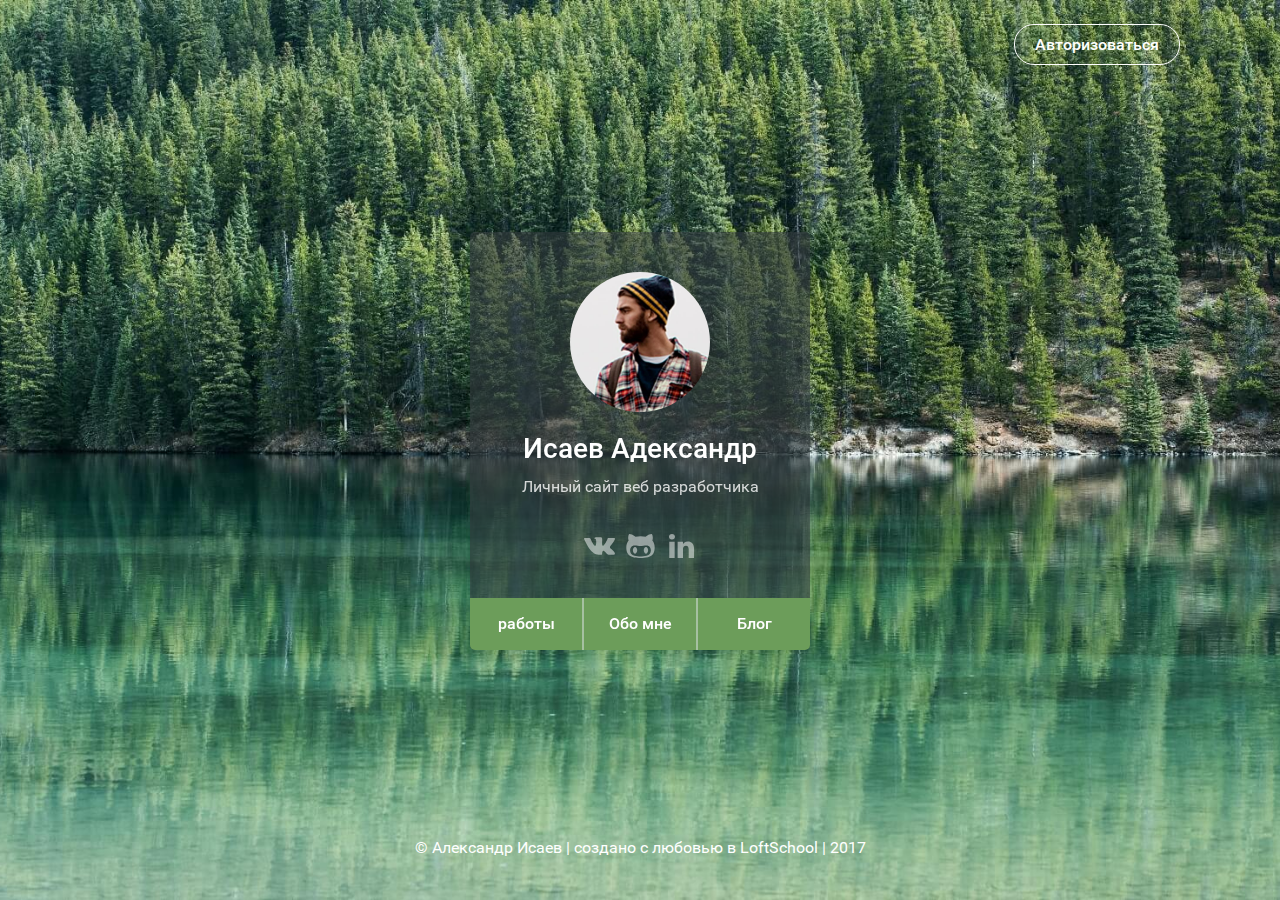
<file: index.html>
<!DOCTYPE html>
<html>
  <head>
    <meta charset="utf-8">
    <title>Добро пожаловать</title>
    <meta name="author" content="Isaev Alexandr">
    <meta name="description" content="Portfolio">
    <meta name="keywords" content="Portfolio Isaev Alexandr">
    <meta content="width=device-width, initial-scale=1" name="viewport">
    <meta content="ie=edge" http-equiv="x-ua-compatible">
    <link rel="icon" type="image/png" sizes="32x32" href="./images/favicon.png">
    <link rel="stylesheet" href="./css/index.min.css">
  </head>
  <body>
    <div class="wrapper">
      <section class="section intro">
        <header class="intro__header">
          <button class="autorization-btn">Авторизоваться</button>
        </header>
        <div class="intro__content">
          <div class="intro__container">
            <div class="intro__author">
              <div class="intro__whoami">
                <div class="whoami">
                  <div class="whoami__photo" style="background-image: url('images/photos/avatar-photo.jpg');"> </div>
                  <div class="whoami__name">Исаев Адександр</div>
                  <div class="whoami__discription">Личный сайт веб разработчика</div>
                </div>
              </div>
              <div class="intro__socials">
                <div class="socials">
                  <ul class="socials__list">
                    <li class="socials__item"><a class="socials__link" href="#">
                        <svg class="socials__icon" width="31" height="17">
                          <use xlink:href="images/sprite/mySprite.min.svg#vk"></use>
                        </svg></a></li>
                    <li class="socials__item"><a class="socials__link" href="#">
                        <svg class="socials__icon" width="26" height="22">
                          <use xlink:href="images/sprite/mySprite.min.svg#github"></use>
                        </svg></a></li>
                    <li class="socials__item"><a class="socials__link" href="#">
                        <svg class="socials__icon" width="24" height="22">
                          <use xlink:href="images/sprite/mySprite.min.svg#in"></use>
                        </svg></a></li>
                  </ul>
                </div>
              </div>
              <nav class="about-menu">
                <ul class="about-menu__list">
                  <li class="about-menu__item"><a class="about-menu__link" href="my-works.html">работы</a></li>
                  <li class="about-menu__item"><a class="about-menu__link" href="about.html">Обо мне</a></li>
                  <li class="about-menu__item"><a class="about-menu__link" href="blog.html">Блог</a></li>
                </ul>
              </nav>
            </div>
            <div class="intro__login">
              <div class="login">
                <form action="GET">
                  <div class="login__form">
                    <div class="login__row">
                      <div class="section-title section-title_login">Авторизуйтесь</div>
                    </div>
                    <div class="login__row">
                      <div class="login__icon-container">
                        <svg class="login__icon" width="15" height="17">
                          <use xlink:href="images/sprite/mySprite.min.svg#login"></use>
                        </svg>
                      </div>
                      <input class="login__input" type="login" placeholder="Логин">
                      <div class="login__pop-up">Вы не ввели логин</div>
                    </div>
                    <div class="login__row"> 
                      <div class="login__icon-container">            
                        <svg class="login__icon" width="18" height="17">
                          <use xlink:href="images/sprite/mySprite.min.svg#password"></use>
                        </svg>
                      </div>
                      <input class="login__input" type="password" placeholder="Пароль">
                      <div class="login__pop-up">Вы не ввели пароль</div>
                    </div>
                    <div class="login__row">
                      <label class="login_label"> 
                        <input class="login__input-checkbox" type="checkbox" checked>
                        <div class="login__checkbox-fake">
                          <svg class="login__checkbox-fake-svg" width="10" height="10">
                            <use xlink:href="images/sprite/mySprite.min.svg#check"></use>
                          </svg>
                        </div>
                        <div class="login__text">Я человек</div>
                      </label>
                    </div>
                    <div class="login__row">
                      <div class="login__text">Вы точно не робот?</div>
                    </div>
                    <div class="login__row">
                      <label class="login_label">
                        <input class="login__input-radio" type="radio" name="i-you-sure" value="yes">
                        <div class="login__radio-fake"></div>
                        <div class="login__text">Да </div>
                      </label>
                      <label class="login_label">
                        <input class="login__input-radio" type="radio" name="i-you-sure" value="no" checked>
                        <div class="login__radio-fake"></div>
                        <div class="login__text">Не уверен</div>
                      </label>
                    </div>
                  </div>
                  <div class="login__form-btns">
                    <button class="resume green-btn-style" type="button">На главную</button>
                    <input class="login__input-submit green-btn-style" type="submit" value="Войти">
                  </div>
                </form>
              </div>
            </div>
          </div>
        </div>
        <footer class="intro__footer">
          <div class="author">© Александр Исаев | создано с любовью в LoftSchool | 2017</div>
        </footer>
      </section>
    </div>
    <script src="./scripts/index.min.js"></script>
  </body>
</html>
</file>
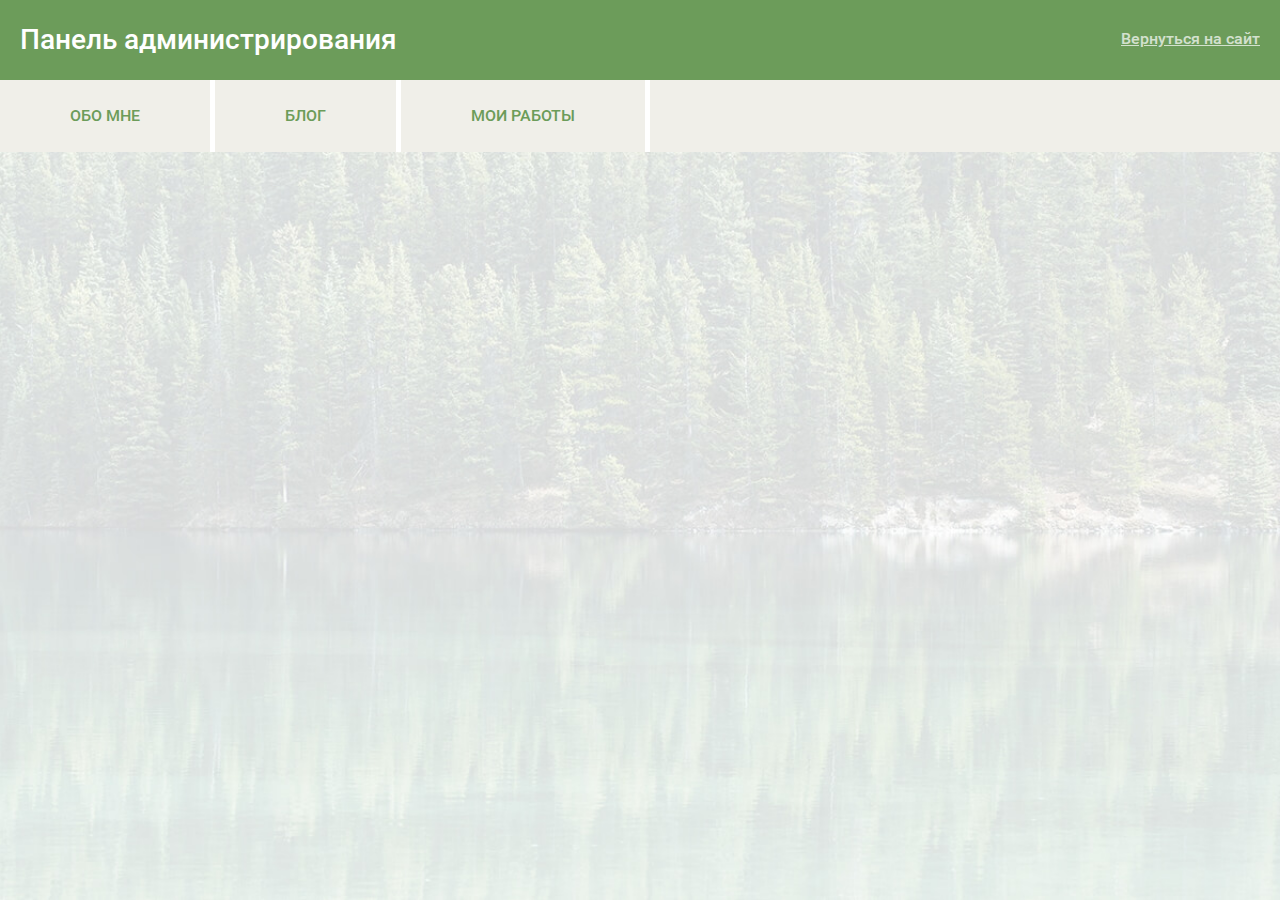
<file: admin.html>
<!DOCTYPE html>
<html lang="en">
  <head>
    <meta charset="UTF-8"/>
    <title>Админка</title>
    <meta name="author" content="Isaev Alexandr"/>
    <meta name="description" content="Portfolio"/>
    <meta name="keywords" content="Portfolio Isaev Alexandr"/>
    <meta content="width=device-width, initial-scale=1" name="viewport"/>
    <meta content="ie=edge" http-equiv="x-ua-compatible"/>
    <link rel="icon" type="image/png" sizes="32x32" href="./images/favicon.png"/>
    <script src="/scripts/styles.min.js"></script>
  </head>
  <body>
    <div id="app"></div>
    <script src="/scripts/vue.min.js"></script>
  </body>
</html>
</file>
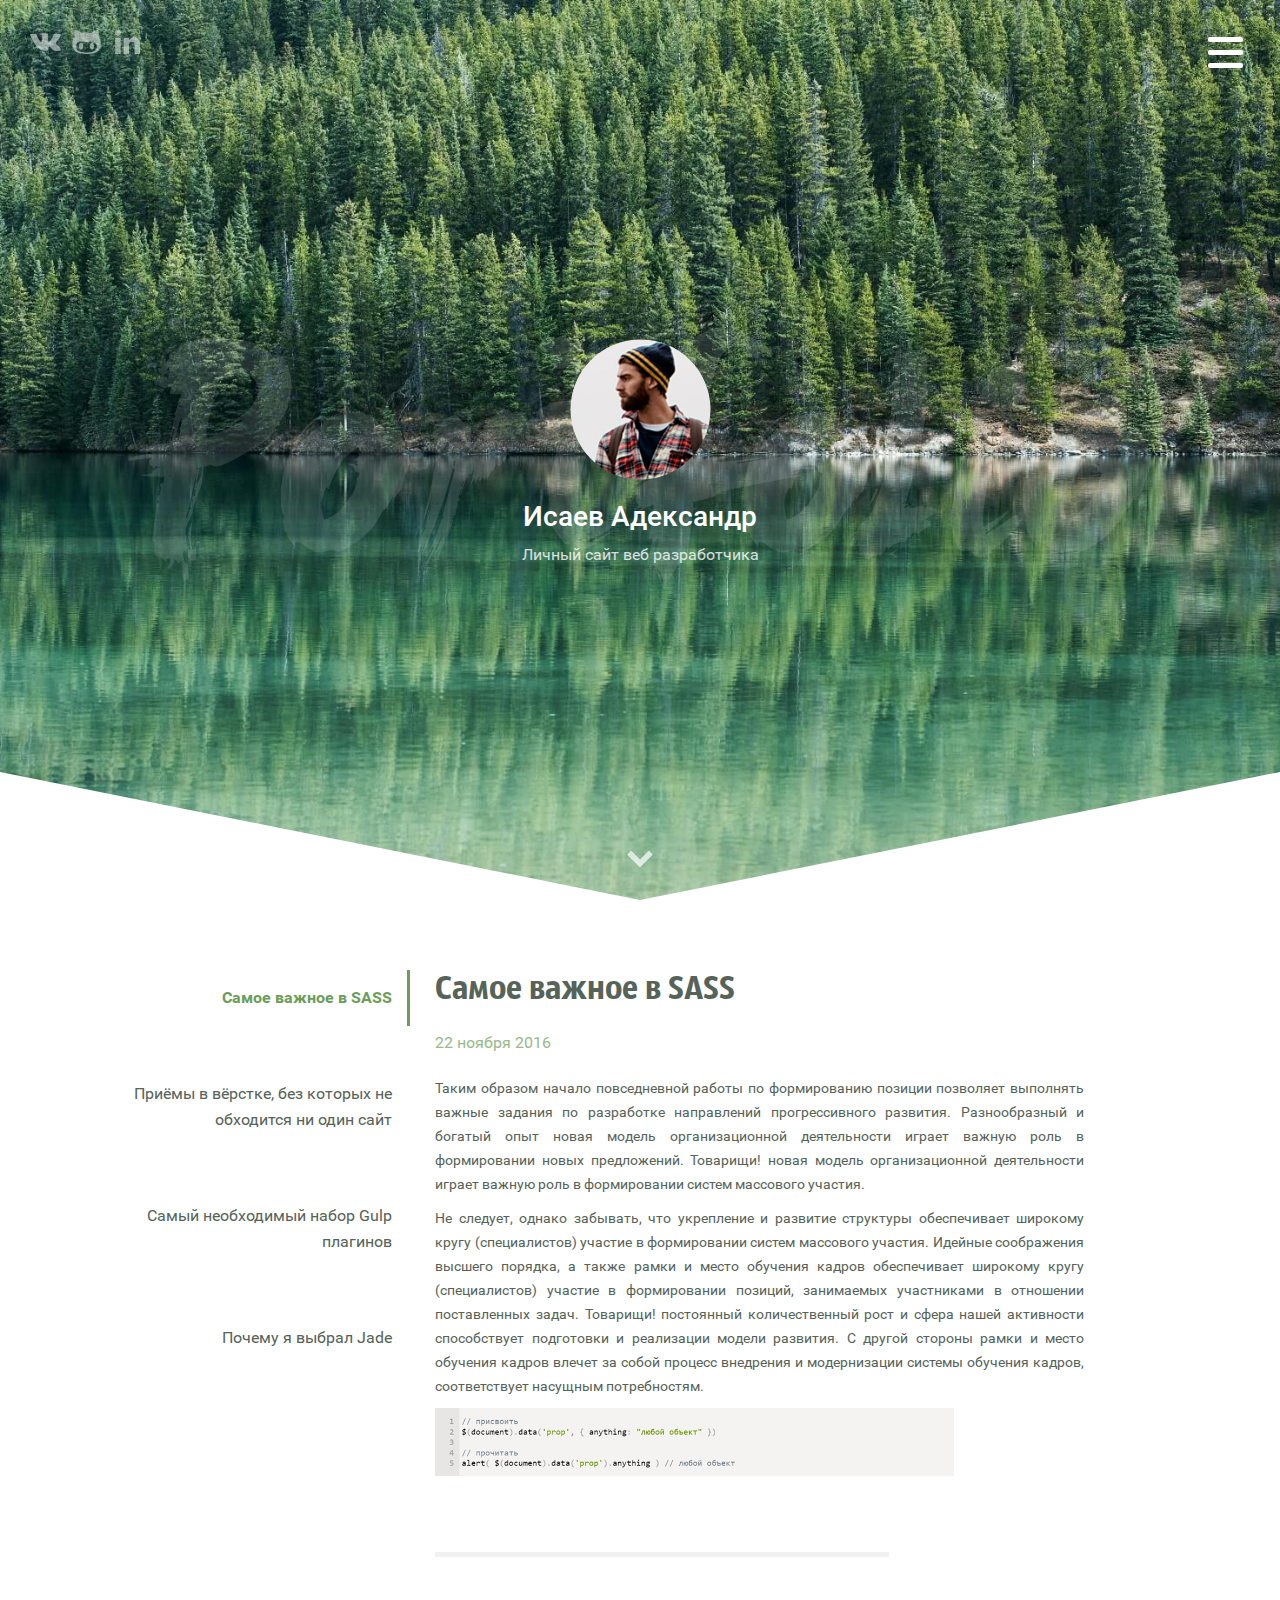
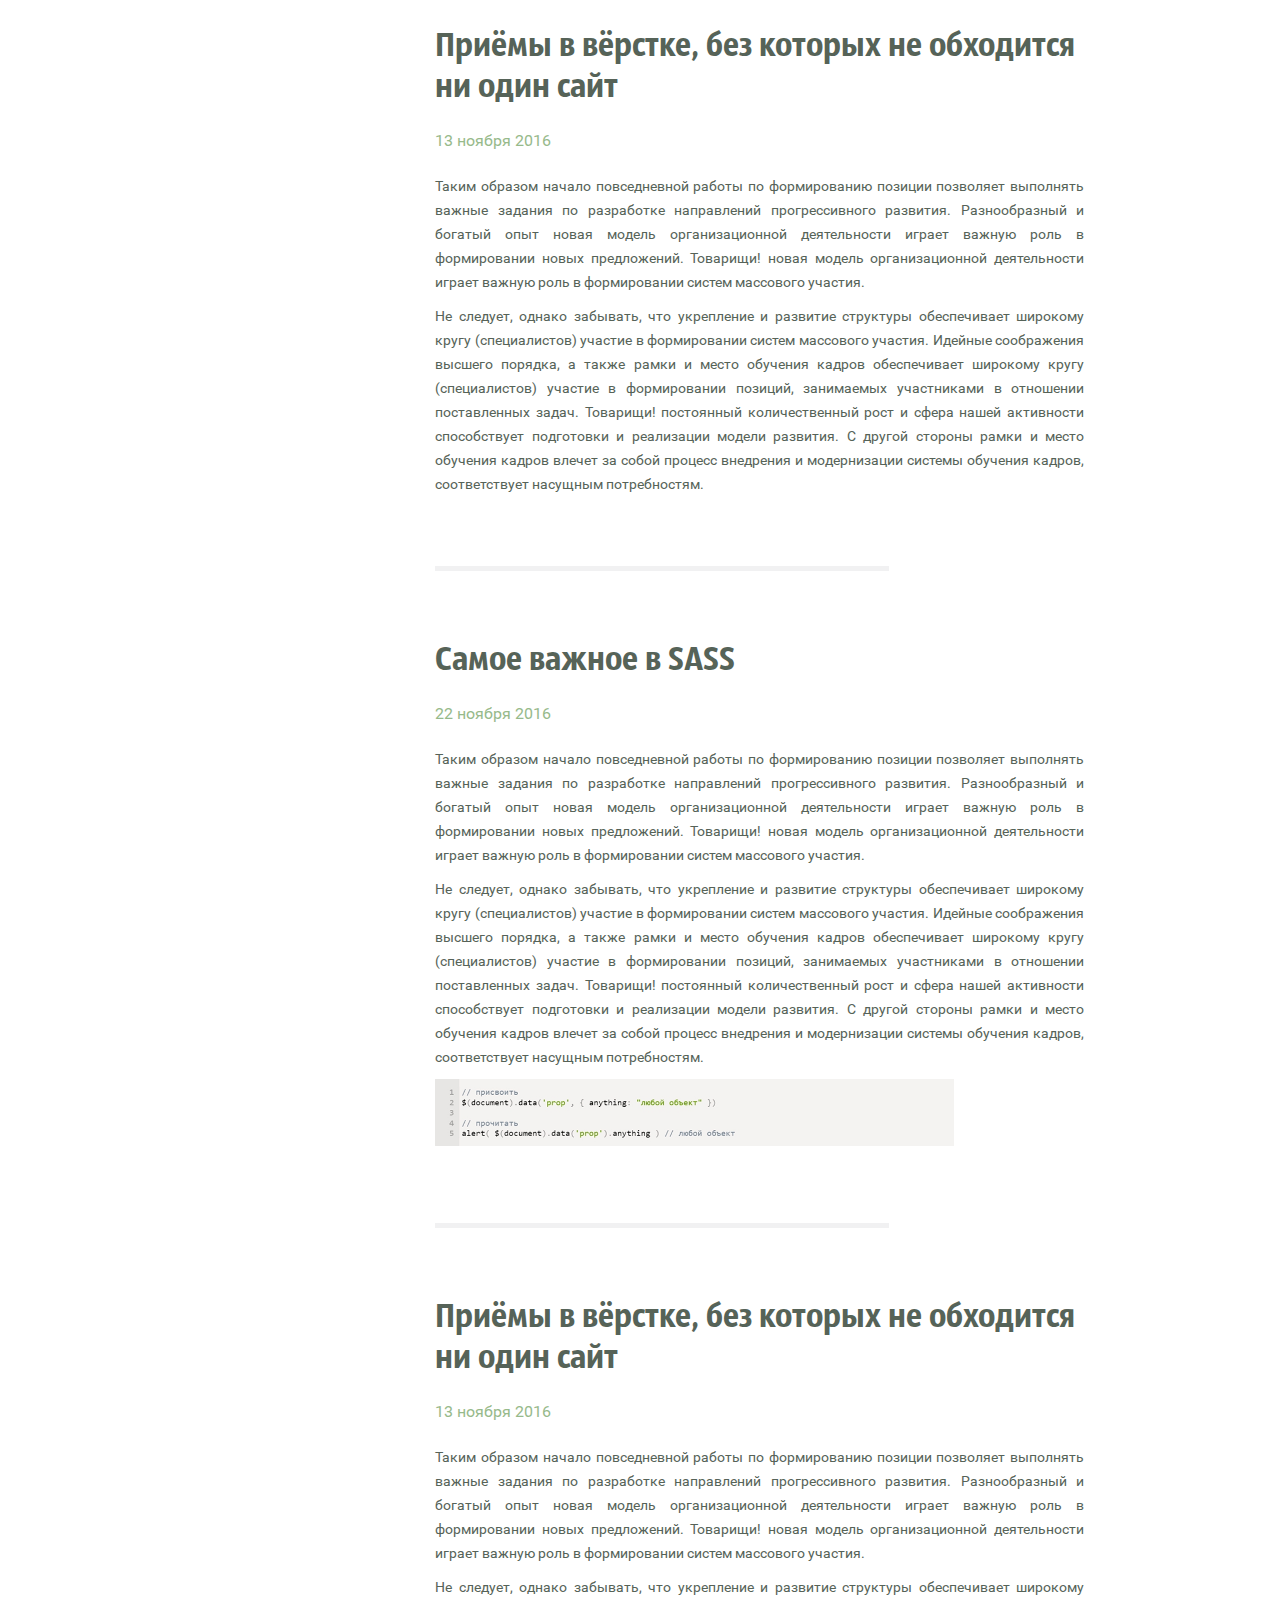
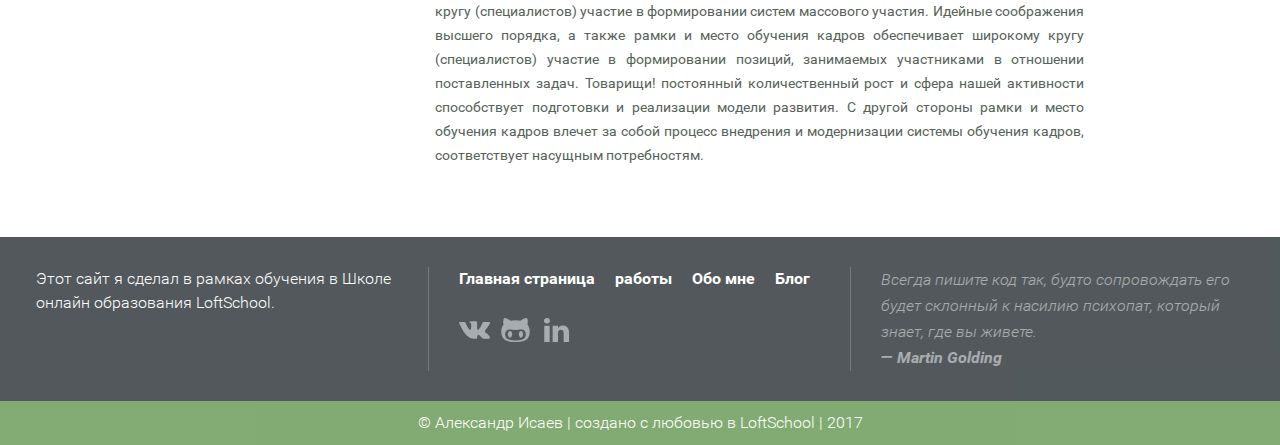
<file: blog.html>
<!DOCTYPE html>
<html>
  <head>
    <meta charset="utf-8">
    <title>Блог</title>
    <meta name="author" content="Isaev Alexandr">
    <meta name="description" content="Portfolio">
    <meta name="keywords" content="Portfolio Isaev Alexandr">
    <meta content="width=device-width, initial-scale=1" name="viewport">
    <meta content="ie=edge" http-equiv="x-ua-compatible">
    <link rel="icon" type="image/png" sizes="32x32" href="./images/favicon.png">
    <link rel="stylesheet" href="./css/blog.min.css">
  </head>
  <body>
    <div class="wrapper">
      <section class="section hero">
        <header class="hero__header">
          <div class="hero__socials">
            <div class="socials">
              <ul class="socials__list">
                <li class="socials__item"><a class="socials__link" href="#">
                    <svg class="socials__icon" width="31" height="17">
                      <use xlink:href="images/sprite/mySprite.min.svg#vk"></use>
                    </svg></a></li>
                <li class="socials__item"><a class="socials__link" href="#">
                    <svg class="socials__icon" width="26" height="22">
                      <use xlink:href="images/sprite/mySprite.min.svg#github"></use>
                    </svg></a></li>
                <li class="socials__item"><a class="socials__link" href="#">
                    <svg class="socials__icon" width="24" height="22">
                      <use xlink:href="images/sprite/mySprite.min.svg#in"></use>
                    </svg></a></li>
              </ul>
            </div>
          </div>
          <div class="hero__hamburger-menu">
            <div class="hamburger-menu__btn">
              <button class="hamburger-bnt"><span class="hamburger-bnt__line"></span><span class="hamburger-bnt__line"></span><span class="hamburger-bnt__line"></span></button>
            </div>
            <div class="hamburger-menu__ham-menu">
              <nav class="ham-menu">
                <ul class="ham-menu__list">
                  <li class="ham-menu__item"><a class="ham-menu__link" href="my-works.html">Мои работы</a></li>
                  <li class="ham-menu__item"><a class="ham-menu__link" href="blog.html">Блог</a></li>
                  <li class="ham-menu__item"><a class="ham-menu__link" href="about.html">Обо мне</a></li>
                  <li class="ham-menu__item"><a class="ham-menu__link" href="index.html">Авторизация</a></li>
                </ul>
              </nav>
            </div>
          </div>
        </header>
        <div class="hero__content">
          <div class="hero__title"> 
            <svg class="section-picture section-picture_hero" width="100" height="100">
              <use xlink:href="images/sprite/mySprite.min.svg#portfolio_header"></use>
            </svg>
            <div class="hero__whoami">
              <div class="whoami">
                <div class="whoami__photo" style="background-image: url('images/photos/avatar-photo.jpg');"> </div>
                <div class="whoami__name">Исаев Адександр</div>
                <div class="whoami__discription">Личный сайт веб разработчика</div>
              </div>
            </div>
          </div>
        </div>
        <div class="hero__bottom">
          <button class="arrow-down">
            <svg class="arrow-down__icon" width="26" height="16">
              <use xlink:href="images/sprite/mySprite.min.svg#arrow_down"></use>
            </svg>
          </button>
        </div>
      </section>
      <section class="section blog">
        <svg class="dubletriangle" viewbox="0 0 1000 100" preservAspectRatio="none">
          <polygon points="0,100 0,0 500,100 500,100 1000,0 1000,100"></polygon>
        </svg>
        <div class="blog__container">
          <aside class="blog__sidebar">
            <nav class="blog-menu">
              <ul class="blog-menu__list">
                <li class="blog-menu__item blog-menu__item_active"><a class="blog-menu__link" href="#" data-article="1">Самое важное в SASS</a></li>
                <li class="blog-menu__item"><a class="blog-menu__link" href="#" data-article="2">Приёмы в вёрстке, без которых не обходится ни один сайт</a></li>
                <li class="blog-menu__item"><a class="blog-menu__link" href="#" data-article="3">Самый необходимый набор Gulp плагинов</a></li>
                <li class="blog-menu__item"><a class="blog-menu__link" href="#" data-article="4">Почему я выбрал Jade</a></li>
              </ul>
            </nav>
          </aside>
          <main class="blog__main post">
            <ul class="post_list">
              <li class="post__item" data-article="1">
                <div class="post__title">Самое важное в SASS</div>
                <time class="post__date" datetime="2016-11-22">22 ноября 2016</time>
                <div class="post__body">
                  <p>Таким образом начало повседневной работы по формированию позиции позволяет выполнять важные задания по разработке направлений прогрессивного развития. Разнообразный и богатый опыт новая модель организационной деятельности играет важную роль в формировании новых предложений. Товарищи! новая модель организационной деятельности играет важную роль в формировании систем массового участия.</p>
                  <p>Не следует, однако забывать, что укрепление и развитие структуры обеспечивает широкому кругу (специалистов) участие в формировании систем массового участия. Идейные соображения высшего порядка, а также рамки и место обучения кадров обеспечивает широкому кругу (специалистов) участие в формировании позиций, занимаемых участниками в отношении поставленных задач. Товарищи! постоянный количественный рост и сфера нашей активности способствует подготовки и реализации модели развития. С другой стороны рамки и место обучения кадров влечет за собой процесс внедрения и модернизации системы обучения кадров, соответствует насущным потребностям.</p><img src="./images/content/blog-code-example.jpg" alt="code-example">
                </div>
              </li>
              <li class="post__item" data-article="2">
                <div class="post__title">Приёмы в вёрстке, без которых не обходится ни один сайт</div>
                <time class="post__date" datetime="2016-11-13">13 ноября 2016</time>
                <div class="post__body">
                  <p>Таким образом начало повседневной работы по формированию позиции позволяет выполнять важные задания по разработке направлений прогрессивного развития. Разнообразный и богатый опыт новая модель организационной деятельности играет важную роль в формировании новых предложений. Товарищи! новая модель организационной деятельности играет важную роль в формировании систем массового участия.</p>
                  <p>Не следует, однако забывать, что укрепление и развитие структуры обеспечивает широкому кругу (специалистов) участие в формировании систем массового участия. Идейные соображения высшего порядка, а также рамки и место обучения кадров обеспечивает широкому кругу (специалистов) участие в формировании позиций, занимаемых участниками в отношении поставленных задач. Товарищи! постоянный количественный рост и сфера нашей активности способствует подготовки и реализации модели развития. С другой стороны рамки и место обучения кадров влечет за собой процесс внедрения и модернизации системы обучения кадров, соответствует насущным потребностям.</p>
                </div>
              </li>
              <li class="post__item" data-article="3">
                <div class="post__title">Самое важное в SASS</div>
                <time class="post__date" datetime="2016-11-22">22 ноября 2016</time>
                <div class="post__body">
                  <p>Таким образом начало повседневной работы по формированию позиции позволяет выполнять важные задания по разработке направлений прогрессивного развития. Разнообразный и богатый опыт новая модель организационной деятельности играет важную роль в формировании новых предложений. Товарищи! новая модель организационной деятельности играет важную роль в формировании систем массового участия.</p>
                  <p>Не следует, однако забывать, что укрепление и развитие структуры обеспечивает широкому кругу (специалистов) участие в формировании систем массового участия. Идейные соображения высшего порядка, а также рамки и место обучения кадров обеспечивает широкому кругу (специалистов) участие в формировании позиций, занимаемых участниками в отношении поставленных задач. Товарищи! постоянный количественный рост и сфера нашей активности способствует подготовки и реализации модели развития. С другой стороны рамки и место обучения кадров влечет за собой процесс внедрения и модернизации системы обучения кадров, соответствует насущным потребностям.</p><img src="./images/content/blog-code-example.jpg" alt="code-example">
                </div>
              </li>
              <li class="post__item" data-article="4">
                <div class="post__title">Приёмы в вёрстке, без которых не обходится ни один сайт</div>
                <time class="post__date" datetime="2016-11-13">13 ноября 2016</time>
                <div class="post__body">
                  <p>Таким образом начало повседневной работы по формированию позиции позволяет выполнять важные задания по разработке направлений прогрессивного развития. Разнообразный и богатый опыт новая модель организационной деятельности играет важную роль в формировании новых предложений. Товарищи! новая модель организационной деятельности играет важную роль в формировании систем массового участия.</p>
                  <p>Не следует, однако забывать, что укрепление и развитие структуры обеспечивает широкому кругу (специалистов) участие в формировании систем массового участия. Идейные соображения высшего порядка, а также рамки и место обучения кадров обеспечивает широкому кругу (специалистов) участие в формировании позиций, занимаемых участниками в отношении поставленных задач. Товарищи! постоянный количественный рост и сфера нашей активности способствует подготовки и реализации модели развития. С другой стороны рамки и место обучения кадров влечет за собой процесс внедрения и модернизации системы обучения кадров, соответствует насущным потребностям.  </p>
                </div>
              </li>
            </ul>
          </main>
        </div>
        <footer class="footer">
          <div class="footer__row">
            <div class="footer__col">
              <div class="footer__text">Этот сайт я сделал в рамках обучения в Школе онлайн образования LoftSchool. </div>
            </div>
            <div class="footer__col">
              <div class="footer__menu">
                <nav class="menu">
                  <ul class="menu__list">
                    <li class="menu__item"><a class="menu__link" href="index.html">Главная страница</a></li>
                    <li class="menu__item"><a class="menu__link" href="my-works.html">работы</a></li>
                    <li class="menu__item"><a class="menu__link" href="about.html">Обо мне</a></li>
                    <li class="menu__item"><a class="menu__link" href="blog.html">Блог</a></li>
                  </ul>
                </nav>
              </div>
              <div class="footer__socials">
                <div class="socials">
                  <ul class="socials__list">
                    <li class="socials__item"><a class="socials__link" href="#">
                        <svg class="socials__icon" width="31" height="17">
                          <use xlink:href="images/sprite/mySprite.min.svg#vk"></use>
                        </svg></a></li>
                    <li class="socials__item"><a class="socials__link" href="#">
                        <svg class="socials__icon" width="26" height="22">
                          <use xlink:href="images/sprite/mySprite.min.svg#github"></use>
                        </svg></a></li>
                    <li class="socials__item"><a class="socials__link" href="#">
                        <svg class="socials__icon" width="24" height="22">
                          <use xlink:href="images/sprite/mySprite.min.svg#in"></use>
                        </svg></a></li>
                  </ul>
                </div>
              </div>
            </div>
            <div class="footer__col">
              <div class="footer__quote">Всегда пишите код так, будто сопровождать его будет склонный к насилию психопат, который знает, где вы живете.</div>
              <div class="footer__quote-author">— Martin Golding </div>
            </div>
          </div>
          <div class="footer__row footer__row_fill_green">
            <div class="author">© Александр Исаев | создано с любовью в LoftSchool | 2017</div>
          </div>
        </footer>
      </section>
    </div>
    <script src="./scripts/blog.min.js"></script>
  </body>
</html>
</file>
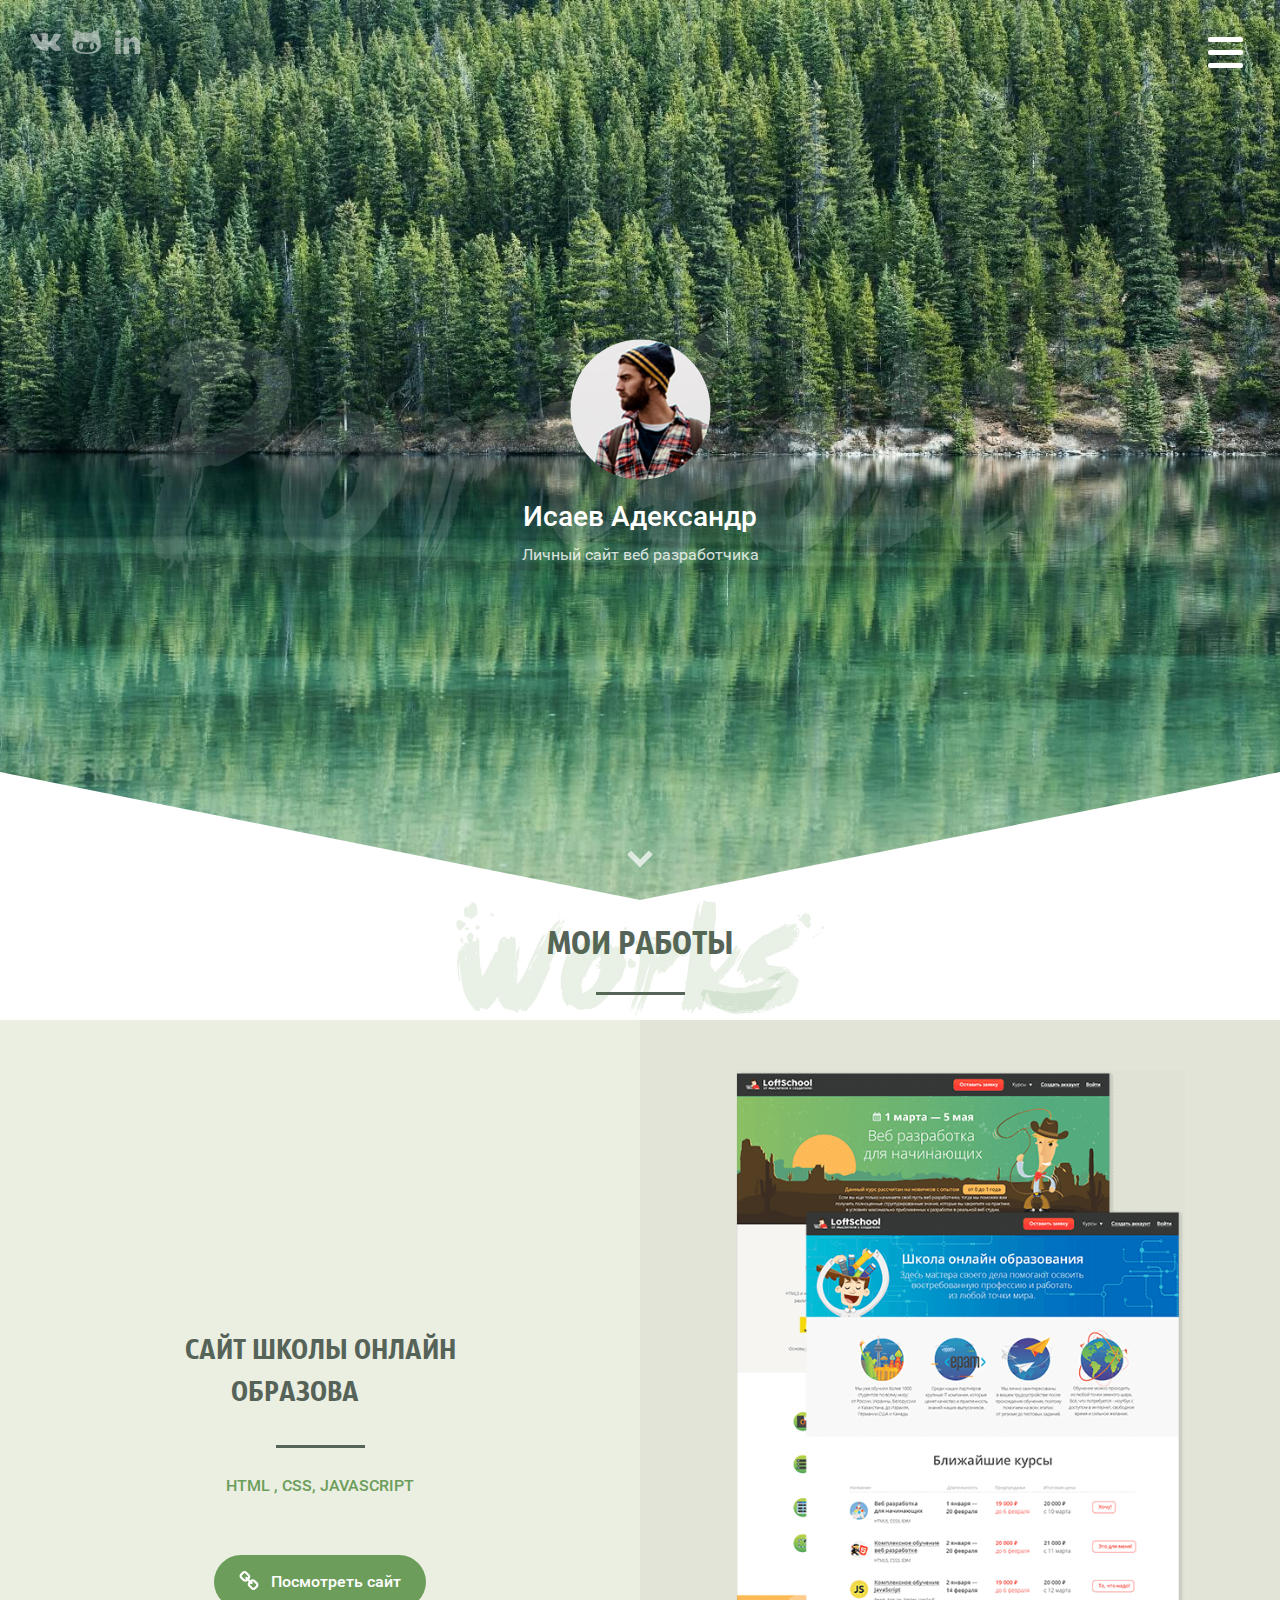
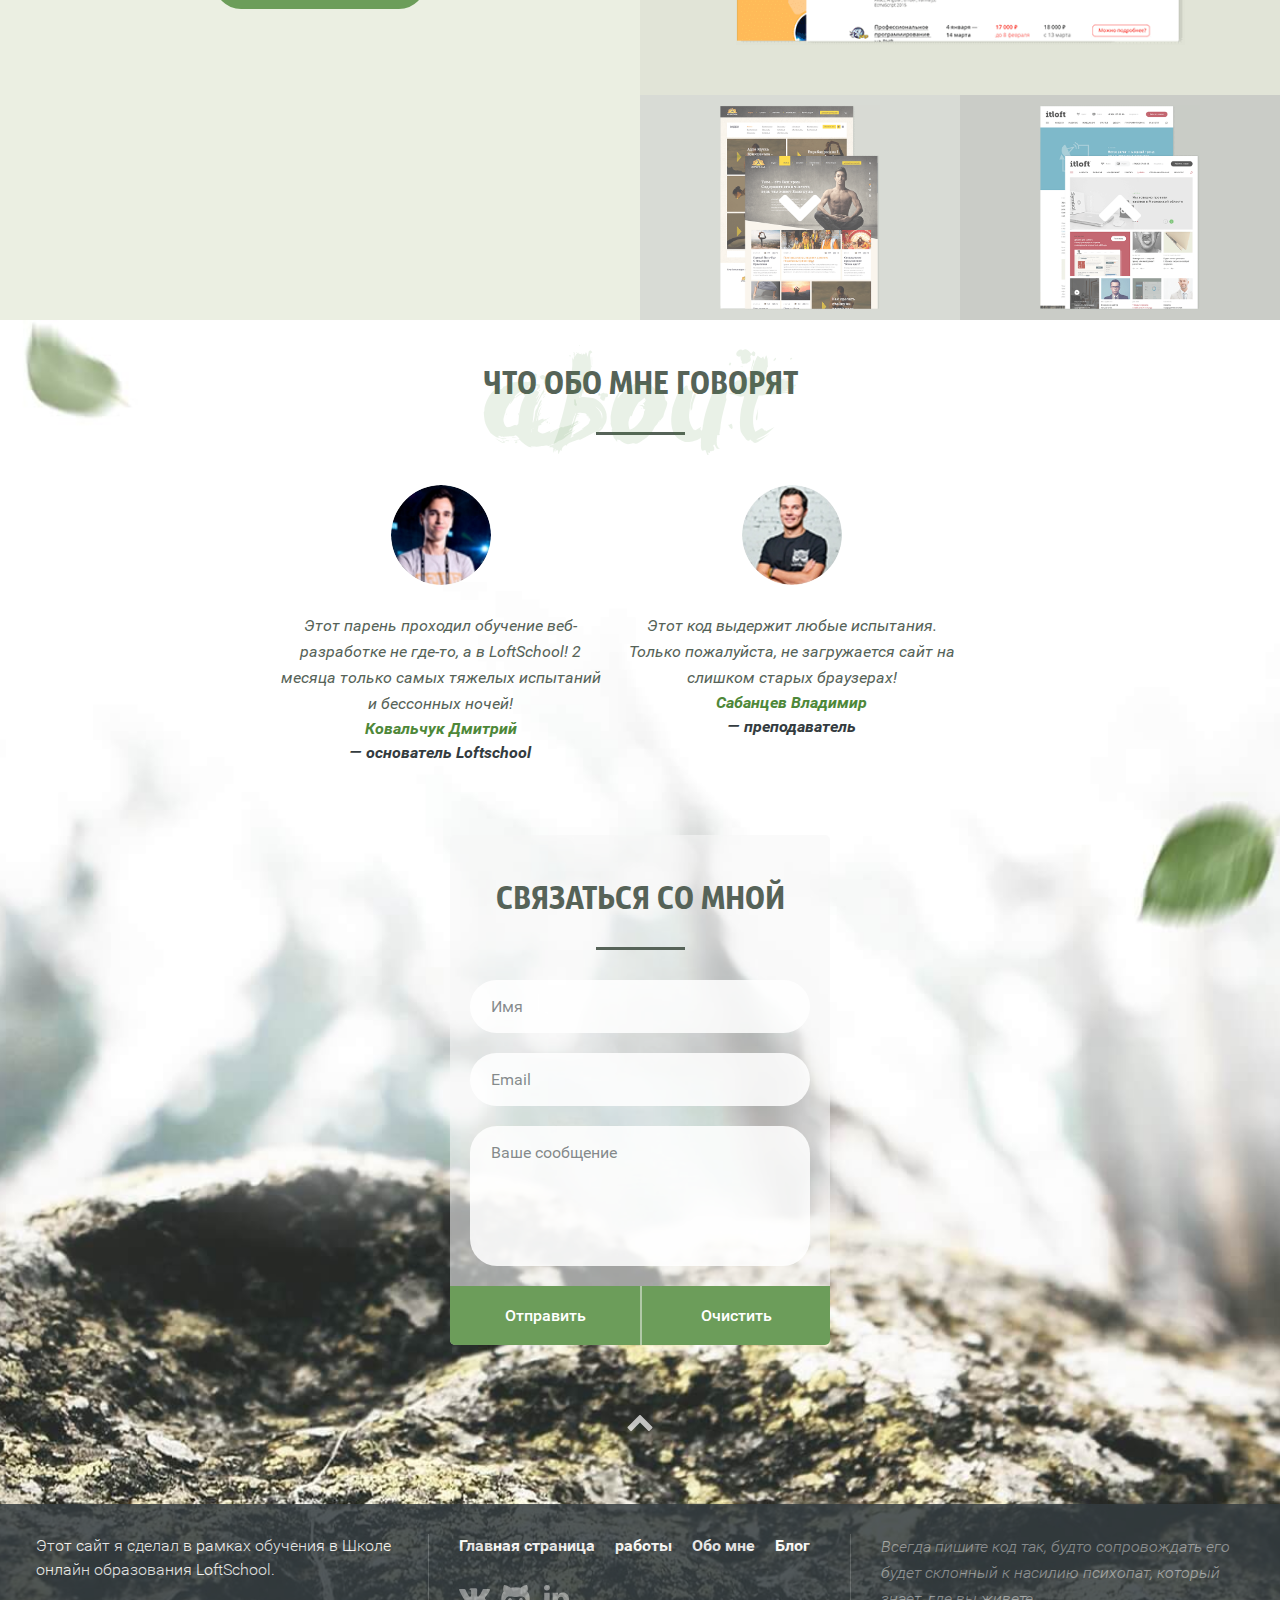
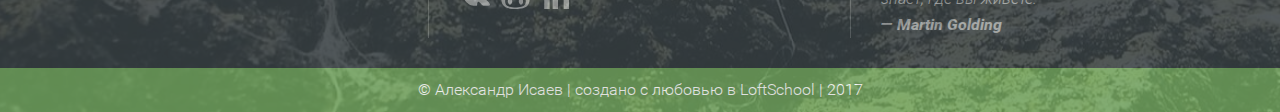
<file: my-works.html>
<!DOCTYPE html>
<html>
  <head>
    <meta charset="utf-8">
    <title>Мои работы</title>
    <meta name="author" content="Isaev Alexandr">
    <meta name="description" content="Portfolio">
    <meta name="keywords" content="Portfolio Isaev Alexandr">
    <meta content="width=device-width, initial-scale=1" name="viewport">
    <meta content="ie=edge" http-equiv="x-ua-compatible">
    <link rel="icon" type="image/png" sizes="32x32" href="./images/favicon.png">
    <link rel="stylesheet" href="./css/my-works.min.css">
  </head>
  <body>
    <div class="wrapper">
      <section class="section hero">
        <header class="hero__header">
          <div class="hero__socials">
            <div class="socials">
              <ul class="socials__list">
                <li class="socials__item"><a class="socials__link" href="#">
                    <svg class="socials__icon" width="31" height="17">
                      <use xlink:href="images/sprite/mySprite.min.svg#vk"></use>
                    </svg></a></li>
                <li class="socials__item"><a class="socials__link" href="#">
                    <svg class="socials__icon" width="26" height="22">
                      <use xlink:href="images/sprite/mySprite.min.svg#github"></use>
                    </svg></a></li>
                <li class="socials__item"><a class="socials__link" href="#">
                    <svg class="socials__icon" width="24" height="22">
                      <use xlink:href="images/sprite/mySprite.min.svg#in"></use>
                    </svg></a></li>
              </ul>
            </div>
          </div>
          <div class="hero__hamburger-menu">
            <div class="hamburger-menu__btn">
              <button class="hamburger-bnt"><span class="hamburger-bnt__line"></span><span class="hamburger-bnt__line"></span><span class="hamburger-bnt__line"></span></button>
            </div>
            <div class="hamburger-menu__ham-menu">
              <nav class="ham-menu">
                <ul class="ham-menu__list">
                  <li class="ham-menu__item"><a class="ham-menu__link" href="my-works.html">Мои работы</a></li>
                  <li class="ham-menu__item"><a class="ham-menu__link" href="blog.html">Блог</a></li>
                  <li class="ham-menu__item"><a class="ham-menu__link" href="about.html">Обо мне</a></li>
                  <li class="ham-menu__item"><a class="ham-menu__link" href="index.html">Авторизация</a></li>
                </ul>
              </nav>
            </div>
          </div>
        </header>
        <div class="hero__content">
          <div class="hero__title"> 
            <svg class="section-picture section-picture_hero" width="100" height="100">
              <use xlink:href="images/sprite/mySprite.min.svg#portfolio_header"></use>
            </svg>
            <div class="hero__whoami">
              <div class="whoami">
                <div class="whoami__photo" style="background-image: url('images/photos/avatar-photo.jpg');"> </div>
                <div class="whoami__name">Исаев Адександр</div>
                <div class="whoami__discription">Личный сайт веб разработчика</div>
              </div>
            </div>
          </div>
        </div>
        <div class="hero__bottom">
          <button class="arrow-down">
            <svg class="arrow-down__icon" width="26" height="16">
              <use xlink:href="images/sprite/mySprite.min.svg#arrow_down"></use>
            </svg>
          </button>
        </div>
      </section>
      <section class="section my-works">
        <svg class="dubletriangle" viewbox="0 0 1000 100" preservAspectRatio="none">
          <polygon points="0,100 0,0 500,100 500,100 1000,0 1000,100"></polygon>
        </svg>
        <div class="my-works__title">
          <div class="section-title section-title_my-works">Мои работы</div>
          <svg class="section-picture" width="100" height="100">
            <use xlink:href="images/sprite/mySprite.min.svg#works_header"></use>
          </svg>
        </div>
      </section>
      <section class="section slider">
        <div class="slider__discription description-sl">
          <div class="description-sl__container">
            <div class="description-sl__title">Сайт школы онлайн образования</div>
            <div class="description-sl__skills">HTML , CSS, JAVASCRIPT</div><a class="description-sl__link" href="">
              <svg class="description-sl__icon" width="20" height="19">
                <use xlink:href="images/sprite/mySprite.min.svg#link"></use>
              </svg>
              <div class="description-sl__text">Посмотреть сайт</div></a>
          </div>
        </div>
        <div class="slider__photos">
          <ul class="photos-sl">
            <li class="photos-sl__item">
              <div class="photos-sl__slide" style="background-image: url(./images/myWorks/work-1.png);"></div>
            </li>
            <li class="photos-sl__item">
              <div class="photos-sl__slide" style="background-image: url(./images/myWorks/work-2.png);"></div>
            </li>
            <li class="photos-sl__item">
              <div class="photos-sl__slide" style="background-image: url(./images/myWorks/work-3.png);"></div>
            </li>
            <li class="photos-sl__item">
              <div class="photos-sl__slide" style="background-image: url(./images/myWorks/work-4.png);"></div>
            </li>
          </ul>
        </div>
        <div class="slider__nav-btns nav-btns">
          <div class="nav-btns__sl-btn nav-btns__sl-btn_fill_prev">
            <ul class="sl-btn__list">
              <li class="sl-btn__item">
                <div class="sl-btn__slide" style="background-image: url(./images/myWorks/work-1.png);"></div>
              </li>
              <li class="sl-btn__item">
                <div class="sl-btn__slide" style="background-image: url(./images/myWorks/work-2.png);"></div>
              </li>
              <li class="sl-btn__item">
                <div class="sl-btn__slide" style="background-image: url(./images/myWorks/work-3.png);"></div>
              </li>
              <li class="sl-btn__item">
                <div class="sl-btn__slide" style="background-image: url(./images/myWorks/work-4.png);"></div>
              </li>
            </ul>
            <svg class="sl-btn__btn" width="26" height="16">
              <use xlink:href="images/sprite/mySprite.min.svg#arrow_down"></use>
            </svg>
          </div>
          <div class="nav-btns__sl-btn nav-btns__sl-btn_fill_next">
            <ul class="sl-btn__list">
              <li class="sl-btn__item">
                <div class="sl-btn__slide" style="background-image: url(./images/myWorks/work-1.png);">   </div>
              </li>
              <li class="sl-btn__item">
                <div class="sl-btn__slide" style="background-image: url(./images/myWorks/work-2.png);">   </div>
              </li>
              <li class="sl-btn__item">
                <div class="sl-btn__slide" style="background-image: url(./images/myWorks/work-3.png);">   </div>
              </li>
              <li class="sl-btn__item">
                <div class="sl-btn__slide" style="background-image: url(./images/myWorks/work-4.png);">   </div>
              </li>
            </ul>
            <svg class="sl-btn__btn" width="26" height="16">
              <use xlink:href="images/sprite/mySprite.min.svg#portf_arrow_up"></use>
            </svg>
          </div>
        </div>
      </section>
      <section class="section feedback">
        <div class="feedback__title">
          <div class="section-title section-title_feedback">Что обо мне говорят</div>
          <svg class="section-picture" width="100" height="100">
            <use xlink:href="images/sprite/mySprite.min.svg#about_header"></use>
          </svg>
        </div>
        <div class="feedback__reviews reviews">
          <ul class="reviews__list">
            <li class="reviews__item">
              <div class="reviews__photo-container"><img class="reviews__photo" src="images/photos/kovalchyuk.jpg" alt="reviews-photo"></div>
              <div class="reviews__text">Этот парень проходил обучение веб-разработке не где-то, а в LoftSchool! 2 месяца только самых тяжелых испытаний и бессонных ночей!</div>
              <div class="reviews__author">
                <div class="reviews__author-name">Ковальчук Дмитрий</div>
                <div class="reviews__author-status">— основатель Loftschool</div>
              </div>
            </li>
            <li class="reviews__item">
              <div class="reviews__photo-container"><img class="reviews__photo" src="images/photos/sabyantcev.jpg" alt="reviews-photo"></div>
              <div class="reviews__text">Этот код выдержит любые испытания. Только пожалуйста, не загружается сайт на слишком старых браузерах!</div>
              <div class="reviews__author">
                <div class="reviews__author-name">Сабанцев Владимир</div>
                <div class="reviews__author-status">— преподаватель</div>
              </div>
            </li>
          </ul>
        </div>
        <div class="feedback__form">
          <form class="feedback-form" action="">
            <div class="feedback-form__row feedback-form__title">
              <div class="section-title section-title_feedback-form">Связаться со мной</div>
            </div>
            <div class="feedback-form__row">
              <input class="feedback-form__input" type="text" placeholder="Имя">
              <div class="feedback__pop-up">Вы не ввели имя</div>
            </div>
            <div class="feedback-form__row">
              <input class="feedback-form__input" type="email" placeholder="Email">
              <div class="feedback__pop-up">Не корректный email</div>
            </div>
            <div class="feedback-form__row"> 
              <textarea class="feedback-form__textarea" placeholder="Ваше сообщение"></textarea>
            </div>
            <div class="feedback-form__row feedback-form__row-btn"> 
              <input class="feedback-form__btn" type="submit" value="Отправить">
              <input class="feedback-form__btn" type="reset" value="Очистить">
            </div>
          </form>
        </div>
        <div class="feedback__bottom arrow-up">
          <button class="arrow-up__btn">
            <svg class="arrow-up__icon" width="26" height="16">
              <use xlink:href="images/sprite/mySprite.min.svg#portf_arrow_up"></use>
            </svg>
          </button>
        </div>
        <footer class="footer">
          <div class="footer__row">
            <div class="footer__col">
              <div class="footer__text">Этот сайт я сделал в рамках обучения в Школе онлайн образования LoftSchool. </div>
            </div>
            <div class="footer__col">
              <div class="footer__menu">
                <nav class="menu">
                  <ul class="menu__list">
                    <li class="menu__item"><a class="menu__link" href="index.html">Главная страница</a></li>
                    <li class="menu__item"><a class="menu__link" href="my-works.html">работы</a></li>
                    <li class="menu__item"><a class="menu__link" href="about.html">Обо мне</a></li>
                    <li class="menu__item"><a class="menu__link" href="blog.html">Блог</a></li>
                  </ul>
                </nav>
              </div>
              <div class="footer__socials">
                <div class="socials">
                  <ul class="socials__list">
                    <li class="socials__item"><a class="socials__link" href="#">
                        <svg class="socials__icon" width="31" height="17">
                          <use xlink:href="images/sprite/mySprite.min.svg#vk"></use>
                        </svg></a></li>
                    <li class="socials__item"><a class="socials__link" href="#">
                        <svg class="socials__icon" width="26" height="22">
                          <use xlink:href="images/sprite/mySprite.min.svg#github"></use>
                        </svg></a></li>
                    <li class="socials__item"><a class="socials__link" href="#">
                        <svg class="socials__icon" width="24" height="22">
                          <use xlink:href="images/sprite/mySprite.min.svg#in"></use>
                        </svg></a></li>
                  </ul>
                </div>
              </div>
            </div>
            <div class="footer__col">
              <div class="footer__quote">Всегда пишите код так, будто сопровождать его будет склонный к насилию психопат, который знает, где вы живете.</div>
              <div class="footer__quote-author">— Martin Golding </div>
            </div>
          </div>
          <div class="footer__row footer__row_fill_green">
            <div class="author">© Александр Исаев | создано с любовью в LoftSchool | 2017</div>
          </div>
        </footer>
      </section>
    </div>
    <script src="./scripts/my-works.min.js"></script>
  </body>
</html>
</file>
<file: css/index.min.css>
@font-face{font-family:Roboto;src:url(../fonts/Roboto/Roboto-Bold.woff) format("woff");font-weight:700;font-style:normal}@font-face{font-family:Roboto;src:url(../fonts/Roboto/Roboto-BoldItalic.woff) format("woff");font-weight:700;font-style:italic}@font-face{font-family:Roboto;src:url(../fonts/Roboto/Roboto-Italic.woff) format("woff");font-weight:400;font-style:italic}@font-face{font-family:Roboto;src:url(../fonts/Roboto/Roboto-Light.woff) format("woff");font-weight:300;font-style:normal}@font-face{font-family:Roboto;src:url(../fonts/Roboto/Roboto-LightItalic.woff) format("woff");font-weight:300;font-style:italic}@font-face{font-family:Roboto;src:url(../fonts/Roboto/Roboto-Medium.woff) format("woff");font-weight:500;font-style:normal}@font-face{font-family:Roboto;src:url(../fonts/Roboto/Roboto-MediumItalic.woff) format("woff");font-weight:500;font-style:italic}@font-face{font-family:RobotoRegular;src:url(../fonts/Roboto/Roboto-Regular.woff) format("woff");font-weight:400;font-style:normal}@font-face{font-family:Roboto;src:url(../fonts/Roboto/Roboto-Regular.woff) format("woff");font-weight:400;font-style:normal}@font-face{font-family:'Sansus Webissimo';src:url(../fonts/SansusWebissimo.woff) format("woff");font-weight:400;font-style:normal}@font-face{font-family:FontAwesome;src:url(../fonts/FontAwesome/FontAwesome-webfont.woff) format("woff");font-weight:400;font-style:normal}@font-face{font-family:FontAwesome;src:url(../fonts/FontAwesome/FontAwesome.woff) format("woff");font-weight:400;font-style:normal}body,html{height:100%}@media screen and (max-width: 768px){body,html{font-size:14px}}@media screen and (max-width: 480px){body,html{font-size:13px}}body{font-family:'RobotoRegular', Arial, Helvetica, sans-serif;font-size:16px;line-height:1.42}*{margin:0;padding:0}*,*:before,*:after{-webkit-box-sizing:border-box;box-sizing:border-box}ul{margin:0;padding:0;list-style:none}h1,h2,h3,h4,h5,h6{margin-top:0;font-weight:normal}.wrapper{height:100%;position:relative}.section{min-height:40.625rem}.section-title{text-align:center;color:#566358;font-family:"Sansus Webissimo";font-size:2.1875rem;font-weight:400;line-height:2.5625rem;text-transform:uppercase;display:block}.section-title:after{content:"";width:5.5625rem;height:1.8125rem;display:block;margin:0 auto;border-bottom:.1875rem solid #566358}.section-title_login{color:#fff}.section-title_login:after{border-bottom:.1875rem solid #fff}.section-title_about{font-size:3.9375rem;line-height:4.125rem}.section-title_fixed-menu{color:#fff;font-size:3.9375rem;line-height:1.5rem}.section-title_fixed-menu:after{content:"";border-color:transparent}.section-title_fixed-menu:hover:after{border-color:#fff}.section-title_description-sl{content:"";height:1.0625rem}.socials__list{display:-webkit-box;display:-ms-flexbox;display:flex}.socials__item{margin-right:.625rem}.socials__item:last-child{margin-right:0}.socials__link{display:-webkit-box;display:-ms-flexbox;display:flex}.socials__icon{width:1.9375rem;height:1.5rem;fill:rgba(255,255,255,0.5);-webkit-transition:0.3s;transition:0.3s;-ms-flex-item-align:end;align-self:flex-end}.socials__icon:hover{fill:#4e8839;-webkit-transition:0.3s;transition:0.3s}.whoami{display:-webkit-box;display:-ms-flexbox;display:flex;-webkit-box-orient:vertical;-webkit-box-direction:normal;-ms-flex-direction:column;flex-direction:column;-webkit-box-align:center;-ms-flex-align:center;align-items:center;text-align:center}.whoami__photo{width:8.75rem;height:8.75rem;background-position:center center;background-size:cover;border-radius:50%;margin-bottom:1.25rem}.whoami__name{color:#fff;font-family:Roboto;font-size:1.75rem;font-weight:500;line-height:2.125rem;margin-bottom:.5625rem}.whoami__discription{opacity:0.8;color:#fff;font-family:Roboto;font-size:1rem;font-weight:400;line-height:1.5rem}.login{min-width:21.25rem}.login__form{display:-webkit-box;display:-ms-flexbox;display:flex;-webkit-box-flex:1;-ms-flex:1;flex:1;-webkit-box-orient:vertical;-webkit-box-direction:normal;-ms-flex-direction:column;flex-direction:column;-webkit-box-align:center;-ms-flex-align:center;align-items:center;padding:0px 20px}.login__row{width:100%;display:-webkit-box;display:-ms-flexbox;display:flex;position:relative;-webkit-box-pack:center;-ms-flex-pack:center;justify-content:center;margin-bottom:1.25rem}.login__input{-webkit-box-flex:1;-ms-flex:1;flex:1;padding:1rem;border-radius:0px 1.6875rem 1.6875rem 0px;border:.125rem solid #fff;color:#343c40;background-color:#fff;font-family:Roboto;font-size:1rem;font-weight:400;outline:none}.login__input::-webkit-input-placeholder{color:rgba(52,60,64,0.6)}.login__input:-moz-placeholder{color:rgba(52,60,64,0.6)}.login__input::-moz-placeholder{color:rgba(52,60,64,0.6)}.login__input:-ms-input-placeholder{color:rgba(52,60,64,0.6)}.login__input:focus{border-color:#2A6B94}.login__input_error{border-color:#e44845}.login__input_correct{border-color:#6c9d5a}.login__icon-container{width:3.125rem;height:3.625rem;display:-webkit-box;display:-ms-flexbox;display:flex;-webkit-box-pack:center;-ms-flex-pack:center;justify-content:center;-webkit-box-align:center;-ms-flex-align:center;align-items:center;background-color:#f6f6f6;border-radius:1.6875rem 0px 0px 1.6875rem}.login__icon{fill:#c5ccce}.login__icon_error{fill:#e44845}.login__icon_correct{fill:#6c9d5a}.login__pop-up{position:absolute;padding:1rem 1.25rem;background-color:#e44845;color:#fff;-webkit-box-shadow:0 0 .625rem rgba(52,60,64,0.1);box-shadow:0 0 .625rem rgba(52,60,64,0.1);border-radius:.3125rem;top:130%;left:3.125rem;z-index:1;display:none}.login__pop-up_show{display:block}.login__pop-up:after{content:"";position:absolute;left:50%;-webkit-transform:translateX(-50%);transform:translateX(-50%);display:block;width:0;height:0;bottom:100%;border:.625rem solid #e44845;border-top-color:transparent;border-left-color:transparent;border-right-color:transparent}.login_label{display:-webkit-box;display:-ms-flexbox;display:flex;margin:0px 1.25rem}.login__input-checkbox{display:none}.login__input-checkbox:checked+.login__checkbox-fake{background-color:#6c9d5a}.login__checkbox-fake-svg{width:.9375rem;height:.9375rem;position:absolute;top:50%;left:50%;-webkit-transform:translate(-50%, -50%);transform:translate(-50%, -50%);fill:#fff}.login__checkbox-fake,.login__radio-fake{position:relative;width:1.25rem;height:1.25rem;background-color:#fff;margin-right:.375rem;border-radius:.125rem}.login__radio-fake{border-radius:50%}.login__text{opacity:0.8;color:#fff;font-family:Roboto;font-size:1rem;font-weight:400}.login__input-radio{display:none}.login__input-radio:checked+.login__radio-fake:after{content:"";width:.5rem;height:.5rem;border-radius:50%;display:block;background-color:#6c9d5a;position:absolute;top:50%;left:50%;-webkit-transform:translate(-50%, -50%);transform:translate(-50%, -50%)}.login__input-radio:checked+.login__radio-fake+.login__text{color:#6c9d5a}.login__form-btns{width:100%;display:-webkit-box;display:-ms-flexbox;display:flex;border-radius:0rem 0rem .3125rem .3125rem;overflow:hidden}.resume,.login__input-submit{width:50%;outline:none;cursor:pointer;background:transparent;border:none}.green-btn-style{display:block;text-decoration:none;padding:.9375rem 0rem;color:#fff;font-family:Roboto;font-size:1rem;font-weight:500;text-align:center;background-color:#6c9d5a;-webkit-transition:0.3s;transition:0.3s;cursor:pointer}.green-btn-style:hover{background-color:#4e8839;-webkit-transition:0.3s;transition:0.3s}.green-btn-style:active{background-color:#63ac48;-webkit-transition:0.3s;transition:0.3s}.green-btn-style+.green-btn-style{border-left:.125rem solid rgba(222,227,231,0.5)}.about-menu{width:100%}.about-menu__list{display:-webkit-box;display:-ms-flexbox;display:flex;border-radius:0rem 0rem .3125rem .3125rem;overflow:hidden}.about-menu__item{-webkit-box-flex:1;-ms-flex:1;flex:1;background-color:#6c9d5a;border-right:.125rem solid rgba(222,227,231,0.5);-webkit-transition:0.3s;transition:0.3s}.about-menu__item:hover{background-color:#4e8839;-webkit-transition:0.3s;transition:0.3s}.about-menu__item:active{background-color:#63ac48;-webkit-transition:0.3s;transition:0.3s}.about-menu__item:last-child{border-right:none}.about-menu__link{display:block;text-decoration:none;padding:.9375rem 0rem;color:#fff;font-family:Roboto;font-size:1rem;font-weight:500;text-align:center}.intro{height:100%;width:100%;min-width:20rem;display:-webkit-box;display:-ms-flexbox;display:flex;-webkit-box-orient:vertical;-webkit-box-direction:normal;-ms-flex-direction:column;flex-direction:column;background:url("../images/backgrounds/main-background.jpg") center center no-repeat;background-size:cover;overflow:hidden}.intro__header{width:100%;display:-webkit-box;display:-ms-flexbox;display:flex;-webkit-box-pack:end;-ms-flex-pack:end;justify-content:flex-end;padding:1.5rem 6.25rem}@media screen and (max-width: 480px){.intro__header{-webkit-box-pack:center;-ms-flex-pack:center;justify-content:center}}.autorization-btn{border:.0625rem solid #fff;border-radius:1.25rem;color:#fff;font-family:Roboto;font-size:1rem;font-weight:500;padding:.625rem 1.25rem;background-color:transparent;cursor:pointer;outline:none;-webkit-transition:0.2s;transition:0.2s}.autorization-btn:hover{border-color:#6c9d5a;background-color:#4e8839;-webkit-transition:0.2s;transition:0.2s}.autorization-btn:active{background-color:#63ac48;-webkit-transition:0.2s;transition:0.2s}.intro__content{-webkit-box-flex:1;-ms-flex-positive:1;flex-grow:1;display:-webkit-box;display:-ms-flexbox;display:flex;-webkit-box-pack:center;-ms-flex-pack:center;justify-content:center;-webkit-box-orient:vertical;-webkit-box-direction:normal;-ms-flex-direction:column;flex-direction:column;-webkit-box-align:center;-ms-flex-align:center;align-items:center;position:relative;-webkit-perspective:1000;perspective:1000}.intro__content_active .intro__container{-webkit-transform:rotateY(180deg);transform:rotateY(180deg)}.intro__container{position:relative;-webkit-transition:0.6s;transition:0.6s;-webkit-transform-style:preserve-3d;transform-style:preserve-3d}.intro__author,.intro__login{-webkit-backface-visibility:hidden;backface-visibility:hidden;width:21.25rem;display:-webkit-box;display:-ms-flexbox;display:flex;-webkit-box-orient:vertical;-webkit-box-direction:normal;-ms-flex-direction:column;flex-direction:column;-webkit-box-align:center;-ms-flex-align:center;align-items:center;background-color:rgba(52,60,64,0.6);border-radius:.3125rem;padding-top:2.5rem}.intro__author{z-index:2;position:absolute}.intro__login{top:-50%;-webkit-transform:rotateY(180deg);transform:rotateY(180deg)}.intro__whoami{margin-bottom:2.1875rem}.intro__socials{margin-bottom:2.5rem}.intro__footer{display:-webkit-box;display:-ms-flexbox;display:flex;-webkit-box-pack:center;-ms-flex-pack:center;justify-content:center;padding-bottom:2.5rem}@media screen and (max-width: 480px){.intro__footer{padding-bottom:.625rem}}.author{color:#fff;font-family:Roboto;font-size:1rem;font-weight:400;text-align:center}.preloader{height:100%;background:url("../images/backgrounds/forest-prel-bg.jpg") center center no-repeat;background-size:cover;display:-webkit-box;display:-ms-flexbox;display:flex;-webkit-box-orient:vertical;-webkit-box-direction:normal;-ms-flex-direction:column;flex-direction:column;-webkit-box-pack:center;-ms-flex-pack:center;justify-content:center;-webkit-box-align:center;-ms-flex-align:center;align-items:center;position:fixed;top:0;left:0;right:0;bottom:0;z-index:1000}.svg-prel{width:8.75rem;height:8.75rem}.svg-prel__big-circle{stroke:#4e8839}.svg-prel__little-circle{fill:#6c9d5a}

/*# sourceMappingURL=[data-uri] */
</file>
<file: css/blog.min.css>
@font-face{font-family:Roboto;src:url(../fonts/Roboto/Roboto-Bold.woff) format("woff");font-weight:700;font-style:normal}@font-face{font-family:Roboto;src:url(../fonts/Roboto/Roboto-BoldItalic.woff) format("woff");font-weight:700;font-style:italic}@font-face{font-family:Roboto;src:url(../fonts/Roboto/Roboto-Italic.woff) format("woff");font-weight:400;font-style:italic}@font-face{font-family:Roboto;src:url(../fonts/Roboto/Roboto-Light.woff) format("woff");font-weight:300;font-style:normal}@font-face{font-family:Roboto;src:url(../fonts/Roboto/Roboto-LightItalic.woff) format("woff");font-weight:300;font-style:italic}@font-face{font-family:Roboto;src:url(../fonts/Roboto/Roboto-Medium.woff) format("woff");font-weight:500;font-style:normal}@font-face{font-family:Roboto;src:url(../fonts/Roboto/Roboto-MediumItalic.woff) format("woff");font-weight:500;font-style:italic}@font-face{font-family:RobotoRegular;src:url(../fonts/Roboto/Roboto-Regular.woff) format("woff");font-weight:400;font-style:normal}@font-face{font-family:Roboto;src:url(../fonts/Roboto/Roboto-Regular.woff) format("woff");font-weight:400;font-style:normal}@font-face{font-family:'Sansus Webissimo';src:url(../fonts/SansusWebissimo.woff) format("woff");font-weight:400;font-style:normal}@font-face{font-family:FontAwesome;src:url(../fonts/FontAwesome/FontAwesome-webfont.woff) format("woff");font-weight:400;font-style:normal}@font-face{font-family:FontAwesome;src:url(../fonts/FontAwesome/FontAwesome.woff) format("woff");font-weight:400;font-style:normal}body,html{height:100%}@media screen and (max-width: 768px){body,html{font-size:14px}}@media screen and (max-width: 480px){body,html{font-size:13px}}body{font-family:'RobotoRegular', Arial, Helvetica, sans-serif;font-size:16px;line-height:1.42}*{margin:0;padding:0}*,*:before,*:after{-webkit-box-sizing:border-box;box-sizing:border-box}ul{margin:0;padding:0;list-style:none}h1,h2,h3,h4,h5,h6{margin-top:0;font-weight:normal}.wrapper{height:100%;position:relative}.section{min-height:40.625rem}.section-title{text-align:center;color:#566358;font-family:"Sansus Webissimo";font-size:2.1875rem;font-weight:400;line-height:2.5625rem;text-transform:uppercase;display:block}.section-title:after{content:"";width:5.5625rem;height:1.8125rem;display:block;margin:0 auto;border-bottom:.1875rem solid #566358}.section-title_login{color:#fff}.section-title_login:after{border-bottom:.1875rem solid #fff}.section-title_about{font-size:3.9375rem;line-height:4.125rem}.section-title_fixed-menu{color:#fff;font-size:3.9375rem;line-height:1.5rem}.section-title_fixed-menu:after{content:"";border-color:transparent}.section-title_fixed-menu:hover:after{border-color:#fff}.section-title_description-sl{content:"";height:1.0625rem}.section-picture{width:100%;height:100%;position:absolute;top:50%;left:50%;-webkit-transform:translate(-50%, -50%);transform:translate(-50%, -50%);fill:rgba(78,136,57,0.12)}.section-picture_hero{fill:rgba(255,255,255,0.12)}.hamburger-menu__btn{position:absolute;top:1.875rem;right:1.875rem;z-index:100}.hamburger-bnt{outline:none;cursor:pointer;background:transparent;border:none;padding:.4375rem}.hamburger-bnt__line{width:2.1875rem;height:.3125rem;background-color:#fff;border-radius:.125rem;display:block;-webkit-transition:all 0.3s ease-in-out;transition:all 0.3s ease-in-out}.hamburger-bnt__line+.hamburger-bnt__line{margin-top:.5rem}.hamburger-bnt_active{-webkit-transition:all 0.3s ease-in-out;transition:all 0.3s ease-in-out;-webkit-transition-delay:0.6s;transition-delay:0.6s;-webkit-transform:rotate(45deg);transform:rotate(45deg)}.hamburger-bnt_active .hamburger-bnt__line:nth-child(2){width:0px}.hamburger-bnt_active .hamburger-bnt__line:nth-child(1),.hamburger-bnt_active .hamburger-bnt__line:nth-child(3){-webkit-transition-delay:0.3s;transition-delay:0.3s}.hamburger-bnt_active .hamburger-bnt__line:nth-child(1){-webkit-transform:translateY(.8125rem);transform:translateY(.8125rem)}.hamburger-bnt_active .hamburger-bnt__line:nth-child(3){-webkit-transform:translateY(-.8125rem) rotate(90deg);transform:translateY(-.8125rem) rotate(90deg)}.ham-menu{position:absolute;top:0;left:0;right:0;width:100%;height:100%;overflow:hidden;display:-webkit-box;display:-ms-flexbox;display:flex;-webkit-box-pack:center;-ms-flex-pack:center;justify-content:center;-webkit-box-align:center;-ms-flex-align:center;align-items:center}.ham-menu:before,.ham-menu:after{content:"";position:absolute;top:0;width:0;left:0;height:100%;z-index:10;background-color:rgba(108,157,90,0.87);display:block;-webkit-transition:.7s;transition:.7s}.ham-menu:after{left:initial;right:0}.ham-menu_active{z-index:20}.ham-menu_active:before{width:50%}.ham-menu_active:after{width:50%}.ham-menu_active .ham-menu__list{display:block;z-index:30;-webkit-transition:1s;transition:1s}.ham-menu__list{display:none;text-align:center;-webkit-transition-delay:none;transition-delay:none}.ham-menu__item{position:relative;display:block;left:-500%}.ham-menu__item_active{-webkit-animation:menu-item 1s forwards;animation:menu-item 1s forwards}@-webkit-keyframes menu-item{0%{left:-500%}100%{left:0}}@keyframes menu-item{0%{left:-500%}100%{left:0}}.ham-menu__item+.ham-menu__item{margin-top:3.5rem}.ham-menu__link{text-decoration:none;color:#fff;font-family:"Sansus Webissimo";font-size:3.9375rem;font-weight:400;line-height:1.5rem;text-transform:uppercase}@media screen and (max-width: 480px){.ham-menu__link{font-size:2.1875rem}}.ham-menu__link:after{content:"";width:5.5625rem;height:1.8125rem;background-color:transparent;border-bottom:.1875rem solid transparent;display:block;margin:0 auto}.ham-menu__link:hover:after{border-bottom:.1875rem solid #fff;-webkit-transition:0.4s;transition:0.4s}.socials__list{display:-webkit-box;display:-ms-flexbox;display:flex}.socials__item{margin-right:.625rem}.socials__item:last-child{margin-right:0}.socials__link{display:-webkit-box;display:-ms-flexbox;display:flex}.socials__icon{width:1.9375rem;height:1.5rem;fill:rgba(255,255,255,0.5);-webkit-transition:0.3s;transition:0.3s;-ms-flex-item-align:end;align-self:flex-end}.socials__icon:hover{fill:#4e8839;-webkit-transition:0.3s;transition:0.3s}.whoami{display:-webkit-box;display:-ms-flexbox;display:flex;-webkit-box-orient:vertical;-webkit-box-direction:normal;-ms-flex-direction:column;flex-direction:column;-webkit-box-align:center;-ms-flex-align:center;align-items:center;text-align:center}.whoami__photo{width:8.75rem;height:8.75rem;background-position:center center;background-size:cover;border-radius:50%;margin-bottom:1.25rem}.whoami__name{color:#fff;font-family:Roboto;font-size:1.75rem;font-weight:500;line-height:2.125rem;margin-bottom:.5625rem}.whoami__discription{opacity:0.8;color:#fff;font-family:Roboto;font-size:1rem;font-weight:400;line-height:1.5rem}.arrow-down{outline:none;cursor:pointer;background:transparent;border:none;-webkit-transition:0.3s;transition:0.3s}.arrow-down:hover{-webkit-transform:scale(1.5);transform:scale(1.5);-webkit-transition:0.3s;transition:0.3s}.arrow-down__icon{width:1.625rem;height:1rem;fill:rgba(255,255,255,0.7)}.arrow-up{-webkit-box-pack:center;-ms-flex-pack:center;justify-content:center}.arrow-up__btn{outline:none;cursor:pointer;background:transparent;border:none;-webkit-box-pack:center;-ms-flex-pack:center;justify-content:center}.arrow-up__icon{width:1.625rem;height:1rem;-webkit-transition:0.3s;transition:0.3s;fill:rgba(255,255,255,0.7)}.arrow-up__icon:hover{-webkit-transform:scale(1.5);transform:scale(1.5);-webkit-transition:0.3s;transition:0.3s}.triangle{position:absolute;bottom:100%}.triangle_fill_white{fill:#f4f5f0}@media screen and (max-width: 768px){.triangle_fill_white{fill:#ebefe2}}.triangle_fill_begie{fill:#ebefe2}.dubletriangle{position:absolute;bottom:100%;fill:#fff}.hero{height:100%;background:url("../images/backgrounds/main-background.jpg") center center no-repeat;background-size:cover;display:-webkit-box;display:-ms-flexbox;display:flex;-webkit-box-orient:vertical;-webkit-box-direction:normal;-ms-flex-direction:column;flex-direction:column;position:relative}.hero__header{display:-webkit-box;display:-ms-flexbox;display:flex;-webkit-box-pack:justify;-ms-flex-pack:justify;justify-content:space-between;padding:1.875rem}.hero__socials,.socials__icon{fill:#fff}.hero__content{-webkit-box-flex:1;-ms-flex:1;flex:1;display:-webkit-box;display:-ms-flexbox;display:flex;-webkit-box-align:center;-ms-flex-align:center;align-items:center;-webkit-box-pack:center;-ms-flex-pack:center;justify-content:center}.hero__bottom{display:-webkit-box;display:-ms-flexbox;display:flex;-webkit-box-pack:center;-ms-flex-pack:center;justify-content:center;padding:1.875rem 0rem;z-index:1}.hero__title{width:80%;height:60%;position:relative}.hero__whoami{position:absolute;top:50%;left:50%;-webkit-transform:translate(-50%, -50%);transform:translate(-50%, -50%)}.hero__section-picture{width:100%;height:100%;position:absolute;top:50%;left:50%;-webkit-transform:translate(-50%, -50%);transform:translate(-50%, -50%)}.blog{min-height:100%;position:relative;display:-webkit-box;display:-ms-flexbox;display:flex;-webkit-box-orient:vertical;-webkit-box-direction:normal;-ms-flex-direction:column;flex-direction:column}.blog__container{-webkit-box-flex:1;-ms-flex:1;flex:1;position:relative;display:-webkit-box;display:-ms-flexbox;display:flex;padding-top:4.375rem;overflow:hidden}.blog__main{width:67%}@media screen and (max-width: 768px){.blog__main{width:100%}}.post{-ms-flex-item-align:center;align-self:center;overflow:hidden;padding:0 1%}@media screen and (max-width: 768px){.post{padding:0 2%}}.post_list{width:78%}@media screen and (max-width: 1024px){.post_list{width:100%}}.post__item{margin-bottom:4.375rem}.post__item+.post__item:before{content:"";margin-bottom:4.375rem;width:70%;height:.3125rem;background-color:#343c40;opacity:0.07;display:block}.post__title{color:#566358;font-family:"Sansus Webissimo";font-size:2.1875rem;font-weight:400;line-height:2.5625rem;margin-bottom:1.3125rem}.post__date{opacity:0.7;color:#6c9d5a;font-family:Roboto;font-size:1rem;font-weight:400;display:block;margin-bottom:1.3125rem}.post__body img{width:80%}@media screen and (max-width: 768px){.post__body img{width:100%}}.post__body p{text-align:justify;margin-bottom:.625rem;color:#566358;font-family:Roboto;font-size:14px;font-weight:400;line-height:24px}.blog__sidebar{width:33%;display:-webkit-box;display:-ms-flexbox;display:flex;-webkit-box-pack:end;-ms-flex-pack:end;justify-content:flex-end;padding:0 1%}@media screen and (max-width: 768px){.blog__sidebar{width:100%;min-height:100vh;position:absolute;top:0rem;left:-101%}}.blog-menu{width:80%;position:relative}@media screen and (max-width: 1024px){.blog-menu{width:100%}}@media screen and (max-width: 768px){.blog-menu{width:80%;padding-left:20%;height:100vh;margin-top:-50px;position:absolute;-webkit-transform:translate(2%, 0);transform:translate(2%, 0);-webkit-box-shadow:.1875rem 0 .1875rem rgba(0,0,0,0.2);box-shadow:.1875rem 0 .1875rem rgba(0,0,0,0.2);background-color:#6c9d5a;will-change:transform}.blog-menu_active{-webkit-transform:translate(80%, 0);transform:translate(80%, 0);-webkit-transition:0.3s;transition:0.3s;z-index:2}}.blog-menu__list:after{content:"";width:3.125rem;height:3.125rem;background-color:#6c9d5a;display:block;position:absolute;top:50%;-webkit-transform:translateY(-50%);transform:translateY(-50%);left:100%;-webkit-transform:translateX(-50%);transform:translateX(-50%);border-radius:50%;display:none;cursor:pointer}@media screen and (max-width: 768px){.blog-menu__list:after{display:block}}.blog-menu__list:before{content:"";width:6.25rem;height:6.25rem;background-color:transparent;display:block;position:absolute;top:50%;-webkit-transform:translateY(-50%);transform:translateY(-50%);left:100%;-webkit-transform:translateX(-50%);transform:translateX(-50%);border-radius:50%;display:none;cursor:pointer}@media screen and (max-width: 768px){.blog-menu__list:before{display:block}}@media screen and (max-width: 768px){.blog-menu__list{padding-top:1.25rem}}.blog-menu__item{text-align:right;margin-bottom:2.5rem;padding-right:.9375rem;border-right:.1875rem solid transparent;-webkit-transition:0.2s;transition:0.2s}@media screen and (max-width: 768px){.blog-menu__item{margin-bottom:1.25rem}}.blog-menu__item_active,.blog-menu__item:hover{-webkit-transition:0.2s;transition:0.2s;border-right:.1875rem solid #6c9d5a}.blog-menu__item_active .blog-menu__link,.blog-menu__item:hover .blog-menu__link{color:#6c9d5a;font-family:Roboto;font-size:1rem;font-weight:700}@media screen and (max-width: 768px){.blog-menu__item_active .blog-menu__link,.blog-menu__item:hover .blog-menu__link{color:#fff}}.blog-menu__link{display:block;text-decoration:none;color:#566358;font-family:Roboto;font-size:1rem;font-weight:400;line-height:1.625rem;padding:.9375rem 0}@media screen and (max-width: 768px){.blog-menu__link{opacity:0.7;color:#fff}}.footer{display:-webkit-box;display:-ms-flexbox;display:flex;-webkit-box-orient:vertical;-webkit-box-direction:normal;-ms-flex-direction:column;flex-direction:column}.footer__row{background-color:#343c40;opacity:0.85;display:-webkit-box;display:-ms-flexbox;display:flex;-ms-flex-wrap:wrap;flex-wrap:wrap;-webkit-box-pack:center;-ms-flex-pack:center;justify-content:center;padding:1.875rem 0rem}.footer__row_fill_green{background-color:#6c9d5a;padding:.625rem 0rem}@media screen and (max-width: 768px){.footer__row{-ms-flex-wrap:wrap;flex-wrap:wrap}}@media screen and (max-width: 480px){.footer__row{text-align:center}}.footer__col{width:33%;border-right:.0625rem solid rgba(255,255,255,0.2);padding:0rem 1.875rem}@media screen and (max-width: 768px){.footer__col{width:50%;margin-bottom:1.875rem}}@media screen and (max-width: 480px){.footer__col{width:100%;margin-bottom:1.875rem;border-right:none;padding:0;padding-bottom:.9375rem;border-bottom:.0625rem solid rgba(255,255,255,0.2);margin:0 1.875rem}}.footer__col:last-child{border:none}@media screen and (max-width: 768px){.footer__col:last-child{width:100%;margin-bottom:0;padding-bottom:0}}@media screen and (max-width: 480px){.footer__col+.footer__col{padding-top:.9375rem}}.footer__text{color:#fff;font-family:Roboto;font-size:1rem;font-weight:300;line-height:1.5rem}.footer__quote{opacity:0.5;color:#fff;font-family:Roboto;font-size:1rem;line-height:1.625rem;font-weight:300;font-style:italic}.footer__quote-author{opacity:0.5;color:#fff;font-family:Roboto;font-size:1rem;line-height:1.625rem;font-weight:700;font-style:italic}.footer__menu{margin-bottom:1.6875rem}.menu__list{display:-webkit-box;display:-ms-flexbox;display:flex;-ms-flex-wrap:wrap;flex-wrap:wrap}@media screen and (max-width: 480px){.menu__list{-webkit-box-pack:center;-ms-flex-pack:center;justify-content:center}}.menu__item{margin-right:1.25rem}.menu__item:last-child{margin-right:0rem}.menu__link{color:#fff;font-family:Roboto;font-size:1rem;font-weight:700;line-height:1.5rem;text-decoration:none;white-space:nowrap}.footer__socials,.socials__icon{fill:rgba(255,255,255,0.5)}.footer__socials:hover,.socials__icon:hover{fill:#fff}@media screen and (max-width: 480px){.footer__socials,.socials__icon{display:inline-block}}.author{color:#fff;font-family:Roboto;font-size:1rem;font-weight:300;line-height:1.5rem}@media screen and (max-width: 480px){.author{padding:0 1.5625rem}}.preloader{height:100%;background:url("../images/backgrounds/forest-prel-bg.jpg") center center no-repeat;background-size:cover;display:-webkit-box;display:-ms-flexbox;display:flex;-webkit-box-orient:vertical;-webkit-box-direction:normal;-ms-flex-direction:column;flex-direction:column;-webkit-box-pack:center;-ms-flex-pack:center;justify-content:center;-webkit-box-align:center;-ms-flex-align:center;align-items:center;position:fixed;top:0;left:0;right:0;bottom:0;z-index:1000}.svg-prel{width:8.75rem;height:8.75rem}.svg-prel__big-circle{stroke:#4e8839}.svg-prel__little-circle{fill:#6c9d5a}

/*# sourceMappingURL=[data-uri] */
</file>
<file: css/my-works.min.css>
@font-face{font-family:Roboto;src:url(../fonts/Roboto/Roboto-Bold.woff) format("woff");font-weight:700;font-style:normal}@font-face{font-family:Roboto;src:url(../fonts/Roboto/Roboto-BoldItalic.woff) format("woff");font-weight:700;font-style:italic}@font-face{font-family:Roboto;src:url(../fonts/Roboto/Roboto-Italic.woff) format("woff");font-weight:400;font-style:italic}@font-face{font-family:Roboto;src:url(../fonts/Roboto/Roboto-Light.woff) format("woff");font-weight:300;font-style:normal}@font-face{font-family:Roboto;src:url(../fonts/Roboto/Roboto-LightItalic.woff) format("woff");font-weight:300;font-style:italic}@font-face{font-family:Roboto;src:url(../fonts/Roboto/Roboto-Medium.woff) format("woff");font-weight:500;font-style:normal}@font-face{font-family:Roboto;src:url(../fonts/Roboto/Roboto-MediumItalic.woff) format("woff");font-weight:500;font-style:italic}@font-face{font-family:RobotoRegular;src:url(../fonts/Roboto/Roboto-Regular.woff) format("woff");font-weight:400;font-style:normal}@font-face{font-family:Roboto;src:url(../fonts/Roboto/Roboto-Regular.woff) format("woff");font-weight:400;font-style:normal}@font-face{font-family:'Sansus Webissimo';src:url(../fonts/SansusWebissimo.woff) format("woff");font-weight:400;font-style:normal}@font-face{font-family:FontAwesome;src:url(../fonts/FontAwesome/FontAwesome-webfont.woff) format("woff");font-weight:400;font-style:normal}@font-face{font-family:FontAwesome;src:url(../fonts/FontAwesome/FontAwesome.woff) format("woff");font-weight:400;font-style:normal}body,html{height:100%}@media screen and (max-width: 768px){body,html{font-size:14px}}@media screen and (max-width: 480px){body,html{font-size:13px}}body{font-family:'RobotoRegular', Arial, Helvetica, sans-serif;font-size:16px;line-height:1.42}*{margin:0;padding:0}*,*:before,*:after{-webkit-box-sizing:border-box;box-sizing:border-box}ul{margin:0;padding:0;list-style:none}h1,h2,h3,h4,h5,h6{margin-top:0;font-weight:normal}.wrapper{height:100%;position:relative}.section{min-height:40.625rem}.section-title{text-align:center;color:#566358;font-family:"Sansus Webissimo";font-size:2.1875rem;font-weight:400;line-height:2.5625rem;text-transform:uppercase;display:block}.section-title:after{content:"";width:5.5625rem;height:1.8125rem;display:block;margin:0 auto;border-bottom:.1875rem solid #566358}.section-title_login{color:#fff}.section-title_login:after{border-bottom:.1875rem solid #fff}.section-title_about{font-size:3.9375rem;line-height:4.125rem}.section-title_fixed-menu{color:#fff;font-size:3.9375rem;line-height:1.5rem}.section-title_fixed-menu:after{content:"";border-color:transparent}.section-title_fixed-menu:hover:after{border-color:#fff}.section-title_description-sl{content:"";height:1.0625rem}.section-picture{width:100%;height:100%;position:absolute;top:50%;left:50%;-webkit-transform:translate(-50%, -50%);transform:translate(-50%, -50%);fill:rgba(78,136,57,0.12)}.section-picture_hero{fill:rgba(255,255,255,0.12)}.hamburger-menu__btn{position:absolute;top:1.875rem;right:1.875rem;z-index:100}.hamburger-bnt{outline:none;cursor:pointer;background:transparent;border:none;padding:.4375rem}.hamburger-bnt__line{width:2.1875rem;height:.3125rem;background-color:#fff;border-radius:.125rem;display:block;-webkit-transition:all 0.3s ease-in-out;transition:all 0.3s ease-in-out}.hamburger-bnt__line+.hamburger-bnt__line{margin-top:.5rem}.hamburger-bnt_active{-webkit-transition:all 0.3s ease-in-out;transition:all 0.3s ease-in-out;-webkit-transition-delay:0.6s;transition-delay:0.6s;-webkit-transform:rotate(45deg);transform:rotate(45deg)}.hamburger-bnt_active .hamburger-bnt__line:nth-child(2){width:0px}.hamburger-bnt_active .hamburger-bnt__line:nth-child(1),.hamburger-bnt_active .hamburger-bnt__line:nth-child(3){-webkit-transition-delay:0.3s;transition-delay:0.3s}.hamburger-bnt_active .hamburger-bnt__line:nth-child(1){-webkit-transform:translateY(.8125rem);transform:translateY(.8125rem)}.hamburger-bnt_active .hamburger-bnt__line:nth-child(3){-webkit-transform:translateY(-.8125rem) rotate(90deg);transform:translateY(-.8125rem) rotate(90deg)}.ham-menu{position:absolute;top:0;left:0;right:0;width:100%;height:100%;overflow:hidden;display:-webkit-box;display:-ms-flexbox;display:flex;-webkit-box-pack:center;-ms-flex-pack:center;justify-content:center;-webkit-box-align:center;-ms-flex-align:center;align-items:center}.ham-menu:before,.ham-menu:after{content:"";position:absolute;top:0;width:0;left:0;height:100%;z-index:10;background-color:rgba(108,157,90,0.87);display:block;-webkit-transition:.7s;transition:.7s}.ham-menu:after{left:initial;right:0}.ham-menu_active{z-index:20}.ham-menu_active:before{width:50%}.ham-menu_active:after{width:50%}.ham-menu_active .ham-menu__list{display:block;z-index:30;-webkit-transition:1s;transition:1s}.ham-menu__list{display:none;text-align:center;-webkit-transition-delay:none;transition-delay:none}.ham-menu__item{position:relative;display:block;left:-500%}.ham-menu__item_active{-webkit-animation:menu-item 1s forwards;animation:menu-item 1s forwards}@-webkit-keyframes menu-item{0%{left:-500%}100%{left:0}}@keyframes menu-item{0%{left:-500%}100%{left:0}}.ham-menu__item+.ham-menu__item{margin-top:3.5rem}.ham-menu__link{text-decoration:none;color:#fff;font-family:"Sansus Webissimo";font-size:3.9375rem;font-weight:400;line-height:1.5rem;text-transform:uppercase}@media screen and (max-width: 480px){.ham-menu__link{font-size:2.1875rem}}.ham-menu__link:after{content:"";width:5.5625rem;height:1.8125rem;background-color:transparent;border-bottom:.1875rem solid transparent;display:block;margin:0 auto}.ham-menu__link:hover:after{border-bottom:.1875rem solid #fff;-webkit-transition:0.4s;transition:0.4s}.socials__list{display:-webkit-box;display:-ms-flexbox;display:flex}.socials__item{margin-right:.625rem}.socials__item:last-child{margin-right:0}.socials__link{display:-webkit-box;display:-ms-flexbox;display:flex}.socials__icon{width:1.9375rem;height:1.5rem;fill:rgba(255,255,255,0.5);-webkit-transition:0.3s;transition:0.3s;-ms-flex-item-align:end;align-self:flex-end}.socials__icon:hover{fill:#4e8839;-webkit-transition:0.3s;transition:0.3s}.whoami{display:-webkit-box;display:-ms-flexbox;display:flex;-webkit-box-orient:vertical;-webkit-box-direction:normal;-ms-flex-direction:column;flex-direction:column;-webkit-box-align:center;-ms-flex-align:center;align-items:center;text-align:center}.whoami__photo{width:8.75rem;height:8.75rem;background-position:center center;background-size:cover;border-radius:50%;margin-bottom:1.25rem}.whoami__name{color:#fff;font-family:Roboto;font-size:1.75rem;font-weight:500;line-height:2.125rem;margin-bottom:.5625rem}.whoami__discription{opacity:0.8;color:#fff;font-family:Roboto;font-size:1rem;font-weight:400;line-height:1.5rem}.arrow-down{outline:none;cursor:pointer;background:transparent;border:none;-webkit-transition:0.3s;transition:0.3s}.arrow-down:hover{-webkit-transform:scale(1.5);transform:scale(1.5);-webkit-transition:0.3s;transition:0.3s}.arrow-down__icon{width:1.625rem;height:1rem;fill:rgba(255,255,255,0.7)}.arrow-up{-webkit-box-pack:center;-ms-flex-pack:center;justify-content:center}.arrow-up__btn{outline:none;cursor:pointer;background:transparent;border:none;-webkit-box-pack:center;-ms-flex-pack:center;justify-content:center}.arrow-up__icon{width:1.625rem;height:1rem;-webkit-transition:0.3s;transition:0.3s;fill:rgba(255,255,255,0.7)}.arrow-up__icon:hover{-webkit-transform:scale(1.5);transform:scale(1.5);-webkit-transition:0.3s;transition:0.3s}.triangle{position:absolute;bottom:100%}.triangle_fill_white{fill:#f4f5f0}@media screen and (max-width: 768px){.triangle_fill_white{fill:#ebefe2}}.triangle_fill_begie{fill:#ebefe2}.dubletriangle{position:absolute;bottom:100%;fill:#fff}.hero{height:100%;background:url("../images/backgrounds/main-background.jpg") center center no-repeat;background-size:cover;display:-webkit-box;display:-ms-flexbox;display:flex;-webkit-box-orient:vertical;-webkit-box-direction:normal;-ms-flex-direction:column;flex-direction:column;position:relative}.hero__header{display:-webkit-box;display:-ms-flexbox;display:flex;-webkit-box-pack:justify;-ms-flex-pack:justify;justify-content:space-between;padding:1.875rem}.hero__socials,.socials__icon{fill:#fff}.hero__content{-webkit-box-flex:1;-ms-flex:1;flex:1;display:-webkit-box;display:-ms-flexbox;display:flex;-webkit-box-align:center;-ms-flex-align:center;align-items:center;-webkit-box-pack:center;-ms-flex-pack:center;justify-content:center}.hero__bottom{display:-webkit-box;display:-ms-flexbox;display:flex;-webkit-box-pack:center;-ms-flex-pack:center;justify-content:center;padding:1.875rem 0rem;z-index:1}.hero__title{width:80%;height:60%;position:relative}.hero__whoami{position:absolute;top:50%;left:50%;-webkit-transform:translate(-50%, -50%);transform:translate(-50%, -50%)}.hero__section-picture{width:100%;height:100%;position:absolute;top:50%;left:50%;-webkit-transform:translate(-50%, -50%);transform:translate(-50%, -50%)}.my-works{position:relative;min-height:initial;display:-webkit-box;display:-ms-flexbox;display:flex;-webkit-box-orient:vertical;-webkit-box-direction:normal;-ms-flex-direction:column;flex-direction:column}.my-works__title{margin:1.5625rem 0}.slider{display:-webkit-box;display:-ms-flexbox;display:flex;height:100%;-webkit-box-orient:vertical;-webkit-box-direction:normal;-ms-flex-direction:column;flex-direction:column;-ms-flex-wrap:wrap;flex-wrap:wrap}@media screen and (max-width: 768px){.slider{-ms-flex-wrap:nowrap;flex-wrap:nowrap}}.description-sl{width:50%;height:100%;display:-webkit-box;display:-ms-flexbox;display:flex;-webkit-box-orient:vertical;-webkit-box-direction:normal;-ms-flex-direction:column;flex-direction:column;-webkit-box-align:center;-ms-flex-align:center;align-items:center;-webkit-box-pack:center;-ms-flex-pack:center;justify-content:center;background-color:#ebefe2}@media screen and (max-width: 768px){.description-sl{width:100%;height:35%}}@media screen and (max-width: 480px){.description-sl{height:30%}}.description-sl__container{display:-webkit-box;display:-ms-flexbox;display:flex;-webkit-box-orient:vertical;-webkit-box-direction:normal;-ms-flex-direction:column;flex-direction:column;-webkit-box-align:center;-ms-flex-align:center;align-items:center;-webkit-box-pack:center;-ms-flex-pack:center;justify-content:center;text-align:center;max-width:50%}@media screen and (max-width: 768px){.description-sl__container{max-width:90%}}.description-sl__title{color:#566358;font-family:"Sansus Webissimo";font-size:1.875rem;font-weight:400;text-transform:uppercase;margin-bottom:1.6875rem}.description-sl__title:after{content:"";width:89px;height:3px;display:block;background-color:#566358;margin:0 auto;margin-top:1.8125rem}@media screen and (max-width: 768px){.description-sl__title:after{margin-top:1.0625rem}}@media screen and (max-width: 480px){.description-sl__title:after{margin-top:.5rem}}@media screen and (max-width: 768px){.description-sl__title{margin-bottom:1.1875rem}}@media screen and (max-width: 480px){.description-sl__title{margin-bottom:.5rem}}.description-sl__skills{color:#6c9d5a;font-family:Roboto;font-size:1rem;font-weight:500;text-transform:uppercase;margin-bottom:3.5625rem}@media screen and (max-width: 768px){.description-sl__skills{margin-bottom:2.375rem}}@media screen and (max-width: 480px){.description-sl__skills{margin-bottom:.5rem}}.description-sl__link{display:-webkit-box;display:-ms-flexbox;display:flex;text-decoration:none;background-color:#6c9d5a;padding:1rem 1.5625rem;border-radius:1.6875rem}.description-sl__icon{fill:#fff;margin-right:.75rem}.description-sl__text{color:#fff;font-family:Roboto;font-size:1rem;font-weight:500}.slider__photos{width:50%;height:75%;overflow:hidden}@media screen and (max-width: 768px){.slider__photos{width:100%;height:50%;-webkit-box-ordinal-group:0;-ms-flex-order:-1;order:-1}}@media screen and (max-width: 480px){.slider__photos{height:43%}}.photos-sl{width:100%;height:100%;position:relative;background-color:#e1e4d7}.photos-sl__item{width:100%;height:100%;padding:3.125rem;position:absolute;z-index:1;opacity:0;-webkit-transition:1s;transition:1s}@media screen and (max-width: 768px){.photos-sl__item{padding:4%}}.photos-sl__slide{width:100%;height:100%;background-repeat:no-repeat;background-position:center center;background-size:contain}.focus{z-index:2;opacity:1;-webkit-transition:1s;transition:1s}.slider__nav-btns{width:50%}@media screen and (max-width: 768px){.slider__nav-btns{width:100%}}.nav-btns{height:25%;display:-webkit-box;display:-ms-flexbox;display:flex;overflow:hidden}@media screen and (max-width: 480px){.nav-btns{height:25%}}.nav-btns__sl-btn{width:50%;cursor:pointer;position:relative;opacity:0.7}.nav-btns__sl-btn_fill_prev{background-color:rgba(176,183,170,0.7)}.nav-btns__sl-btn_fill_prev:hover{background-color:#a3ab9c}.nav-btns__sl-btn_fill_prev:active{background-color:#abb2a4}.nav-btns__sl-btn_fill_next{background-color:rgba(147,153,141,0.7)}.nav-btns__sl-btn_fill_next:hover{background-color:#868d80}.nav-btns__sl-btn_fill_next:active{background-color:#989e92}.sl-btn__list{width:100%;height:100%;will-change:transform;-webkit-transition:0.3s;transition:0.3s}.sl-btn__item{padding:.625rem;width:100%;height:100%}.sl-btn__slide{width:100%;height:100%;background-repeat:no-repeat;background-position:center center;background-size:contain}.sl-btn__btn{fill:#343c40;position:absolute;top:50%;left:50%;-webkit-transform:translate(-50%, -50%);transform:translate(-50%, -50%);fill:#fff;width:2.6875rem;height:1.6875rem}.hide-letter{opacity:0}.show-letter{-webkit-transition:opacity 0.2s ease-in-out;transition:opacity 0.2s ease-in-out;opacity:1}.feedback{position:relative;background:url("../images/backgrounds/feedback-bg.jpg") center center no-repeat;background-size:cover;display:-webkit-box;display:-ms-flexbox;display:flex;-webkit-box-orient:vertical;-webkit-box-direction:normal;-ms-flex-direction:column;flex-direction:column}.feedback__title{margin-bottom:1.875rem;margin-top:1.5625rem;padding:1.25rem;position:relative}.feedback__reviews{display:-webkit-box;display:-ms-flexbox;display:flex;margin-bottom:4.375rem}.reviews{-webkit-box-pack:center;-ms-flex-pack:center;justify-content:center}@media screen and (max-width: 480px){.reviews{padding:0 1%}}.reviews__list{display:-webkit-box;display:-ms-flexbox;display:flex;text-align:center}@media screen and (max-width: 480px){.reviews__list{-webkit-box-orient:vertical;-webkit-box-direction:normal;-ms-flex-direction:column;flex-direction:column}}.reviews__item{max-width:45%}@media screen and (max-width: 480px){.reviews__item{max-width:100%}}.reviews__item+.reviews__item{margin-left:1.5625rem}@media screen and (max-width: 480px){.reviews__item+.reviews__item{margin:0;margin-top:2.5rem}}.reviews__photo-container{display:inline-block;width:6.25rem;height:6.25rem;border-radius:50%;overflow:hidden;margin-bottom:1.3125rem}.reviews__photo{max-height:100%}.reviews__text{color:#566358;font-family:Roboto;font-size:1rem;font-style:italic;line-height:1.625rem;max-width:21.875rem}.reviews__author-name{font-family:Roboto;font-size:1rem;line-height:24px;color:#4e8839;font-weight:700;font-style:italic}.reviews__author-status{font-family:Roboto;font-size:1rem;line-height:24px;color:#343c40;font-weight:700;font-style:italic}.feedback__form{display:-webkit-box;display:-ms-flexbox;display:flex;-webkit-box-pack:center;-ms-flex-pack:center;justify-content:center}@media screen and (max-width: 480px){.feedback__form{padding:0 1%}}.feedback-form{display:-webkit-box;display:-ms-flexbox;display:flex;-webkit-box-orient:vertical;-webkit-box-direction:normal;-ms-flex-direction:column;flex-direction:column;padding:2.8125rem 0rem 0rem;background-color:#fff;border-radius:.3125rem;background-color:rgba(246,246,246,0.6);width:23.75rem}@media screen and (max-width: 480px){.feedback-form{width:100%}}.feedback-form__row{position:relative;display:-webkit-box;display:-ms-flexbox;display:flex;padding:0 1.25rem}.feedback-form__row+.feedback-form__row{margin-top:1.25rem}.feedback-form__title{-webkit-box-pack:center;-ms-flex-pack:center;justify-content:center;margin-bottom:.625rem}.feedback-form__input{width:100%;padding:1rem 1.25rem;font-family:Roboto;font-size:1rem;font-weight:400;background-color:rgba(255,255,255,0.85);border-radius:1.6875rem;border:.0625rem solid transparent;outline:none}.feedback-form__input::-webkit-input-placeholder{color:rgba(52,60,64,0.6)}.feedback-form__input:-moz-placeholder{color:rgba(52,60,64,0.6)}.feedback-form__input::-moz-placeholder{color:rgba(52,60,64,0.6)}.feedback-form__input:-ms-input-placeholder{color:rgba(52,60,64,0.6)}.feedback-form__input_error{border-color:#e44845}.feedback-form__input_correct{border-color:#6c9d5a}.feedback__pop-up{position:absolute;padding:1rem 1.25rem;background-color:#e44845;color:#fff;-webkit-box-shadow:0 0 .625rem rgba(52,60,64,0.1);box-shadow:0 0 .625rem rgba(52,60,64,0.1);border-radius:.3125rem;top:125%;position:absolute;left:50%;-webkit-transform:translateX(-50%);transform:translateX(-50%);z-index:1;display:none;white-space:nowrap}.feedback__pop-up_show{display:block}.feedback__pop-up:after{content:"";position:absolute;left:50%;-webkit-transform:translateX(-50%);transform:translateX(-50%);display:block;width:0;height:0;bottom:100%;border:.625rem solid #e44845;border-top-color:transparent;border-left-color:transparent;border-right-color:transparent}@media screen and (max-width: 480px){.feedback__pop-up{width:18.75rem;white-space:initial}}.feedback-form__textarea{width:100%;height:8.75rem;padding:1rem 1.25rem;font-family:Roboto;font-size:1rem;font-weight:400;background-color:rgba(255,255,255,0.85);border-radius:1.6875rem;border:.0625rem solid transparent;outline:none;resize:none}.feedback-form__textarea::-webkit-input-placeholder{color:rgba(52,60,64,0.6)}.feedback-form__textarea:-moz-placeholder{color:rgba(52,60,64,0.6)}.feedback-form__textarea::-moz-placeholder{color:rgba(52,60,64,0.6)}.feedback-form__textarea:-ms-input-placeholder{color:rgba(52,60,64,0.6)}.feedback-form__textarea_error{border-color:#e44845}.feedback-form__textarea_correct{border-color:#6c9d5a}.feedback-form__row-btn{border-radius:0rem 0rem .3125rem .3125rem;overflow:hidden;padding:0rem}.feedback-form__btn{outline:none;cursor:pointer;background:transparent;border:none;width:50%;padding:1.25rem 0;background-color:#6c9d5a;color:#fff;font-family:Roboto;font-size:1rem;font-weight:500;-webkit-transition:0.3s;transition:0.3s}.feedback-form__btn:hover{background-color:#4e8839;-webkit-transition:0.3s;transition:0.3s}.feedback-form__btn:active{background-color:#63ac48;-webkit-transition:0.3s;transition:0.3s}.feedback-form__btn+.feedback-form__btn{border-left:.125rem solid rgba(246,246,246,0.5)}.feedback__bottom{display:-webkit-box;display:-ms-flexbox;display:flex;padding:4.375rem 0}@media screen and (max-width: 480px){.feedback__bottom{padding:4.375rem 1%}}.footer{display:-webkit-box;display:-ms-flexbox;display:flex;-webkit-box-orient:vertical;-webkit-box-direction:normal;-ms-flex-direction:column;flex-direction:column}.footer__row{background-color:#343c40;opacity:0.85;display:-webkit-box;display:-ms-flexbox;display:flex;-ms-flex-wrap:wrap;flex-wrap:wrap;-webkit-box-pack:center;-ms-flex-pack:center;justify-content:center;padding:1.875rem 0rem}.footer__row_fill_green{background-color:#6c9d5a;padding:.625rem 0rem}@media screen and (max-width: 768px){.footer__row{-ms-flex-wrap:wrap;flex-wrap:wrap}}@media screen and (max-width: 480px){.footer__row{text-align:center}}.footer__col{width:33%;border-right:.0625rem solid rgba(255,255,255,0.2);padding:0rem 1.875rem}@media screen and (max-width: 768px){.footer__col{width:50%;margin-bottom:1.875rem}}@media screen and (max-width: 480px){.footer__col{width:100%;margin-bottom:1.875rem;border-right:none;padding:0;padding-bottom:.9375rem;border-bottom:.0625rem solid rgba(255,255,255,0.2);margin:0 1.875rem}}.footer__col:last-child{border:none}@media screen and (max-width: 768px){.footer__col:last-child{width:100%;margin-bottom:0;padding-bottom:0}}@media screen and (max-width: 480px){.footer__col+.footer__col{padding-top:.9375rem}}.footer__text{color:#fff;font-family:Roboto;font-size:1rem;font-weight:300;line-height:1.5rem}.footer__quote{opacity:0.5;color:#fff;font-family:Roboto;font-size:1rem;line-height:1.625rem;font-weight:300;font-style:italic}.footer__quote-author{opacity:0.5;color:#fff;font-family:Roboto;font-size:1rem;line-height:1.625rem;font-weight:700;font-style:italic}.footer__menu{margin-bottom:1.6875rem}.menu__list{display:-webkit-box;display:-ms-flexbox;display:flex;-ms-flex-wrap:wrap;flex-wrap:wrap}@media screen and (max-width: 480px){.menu__list{-webkit-box-pack:center;-ms-flex-pack:center;justify-content:center}}.menu__item{margin-right:1.25rem}.menu__item:last-child{margin-right:0rem}.menu__link{color:#fff;font-family:Roboto;font-size:1rem;font-weight:700;line-height:1.5rem;text-decoration:none;white-space:nowrap}.footer__socials,.socials__icon{fill:rgba(255,255,255,0.5)}.footer__socials:hover,.socials__icon:hover{fill:#fff}@media screen and (max-width: 480px){.footer__socials,.socials__icon{display:inline-block}}.author{color:#fff;font-family:Roboto;font-size:1rem;font-weight:300;line-height:1.5rem}@media screen and (max-width: 480px){.author{padding:0 1.5625rem}}.preloader{height:100%;background:url("../images/backgrounds/forest-prel-bg.jpg") center center no-repeat;background-size:cover;display:-webkit-box;display:-ms-flexbox;display:flex;-webkit-box-orient:vertical;-webkit-box-direction:normal;-ms-flex-direction:column;flex-direction:column;-webkit-box-pack:center;-ms-flex-pack:center;justify-content:center;-webkit-box-align:center;-ms-flex-align:center;align-items:center;position:fixed;top:0;left:0;right:0;bottom:0;z-index:1000}.svg-prel{width:8.75rem;height:8.75rem}.svg-prel__big-circle{stroke:#4e8839}.svg-prel__little-circle{fill:#6c9d5a}

/*# sourceMappingURL=[data-uri] */
</file>
